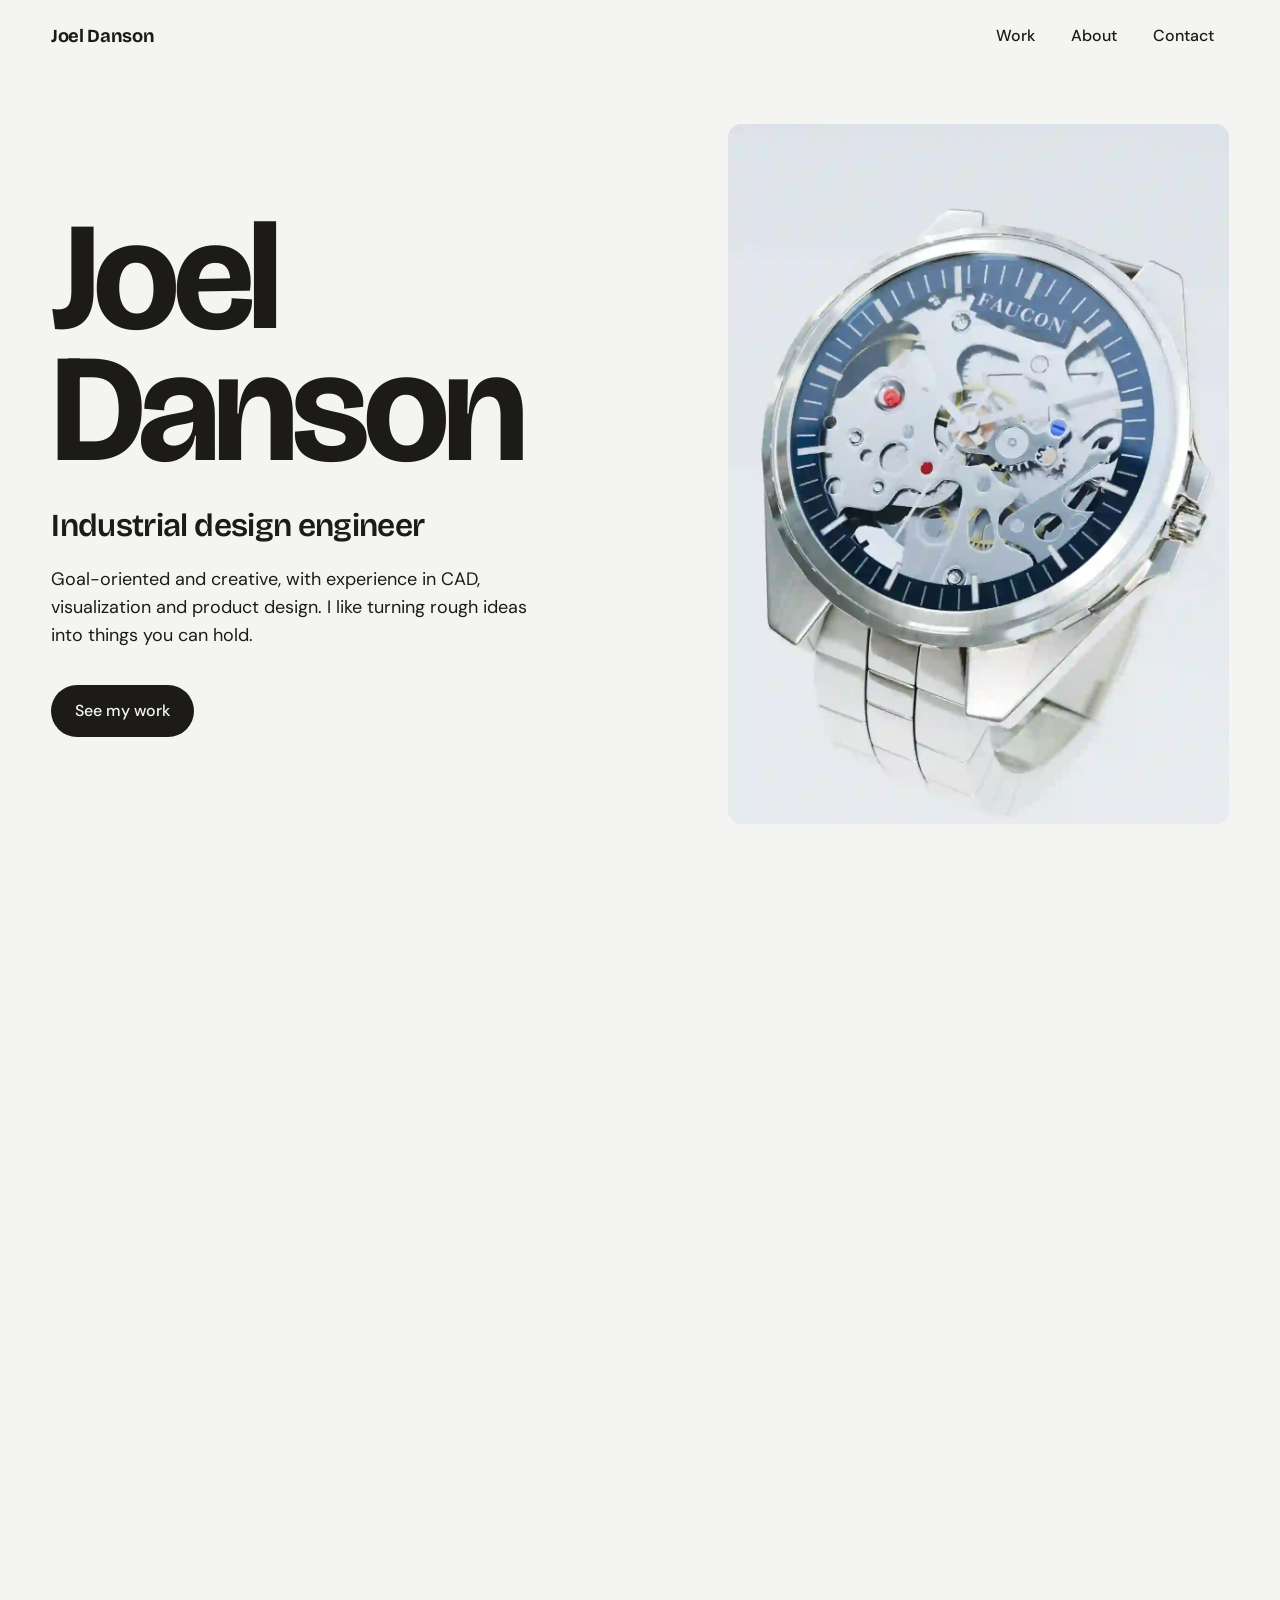
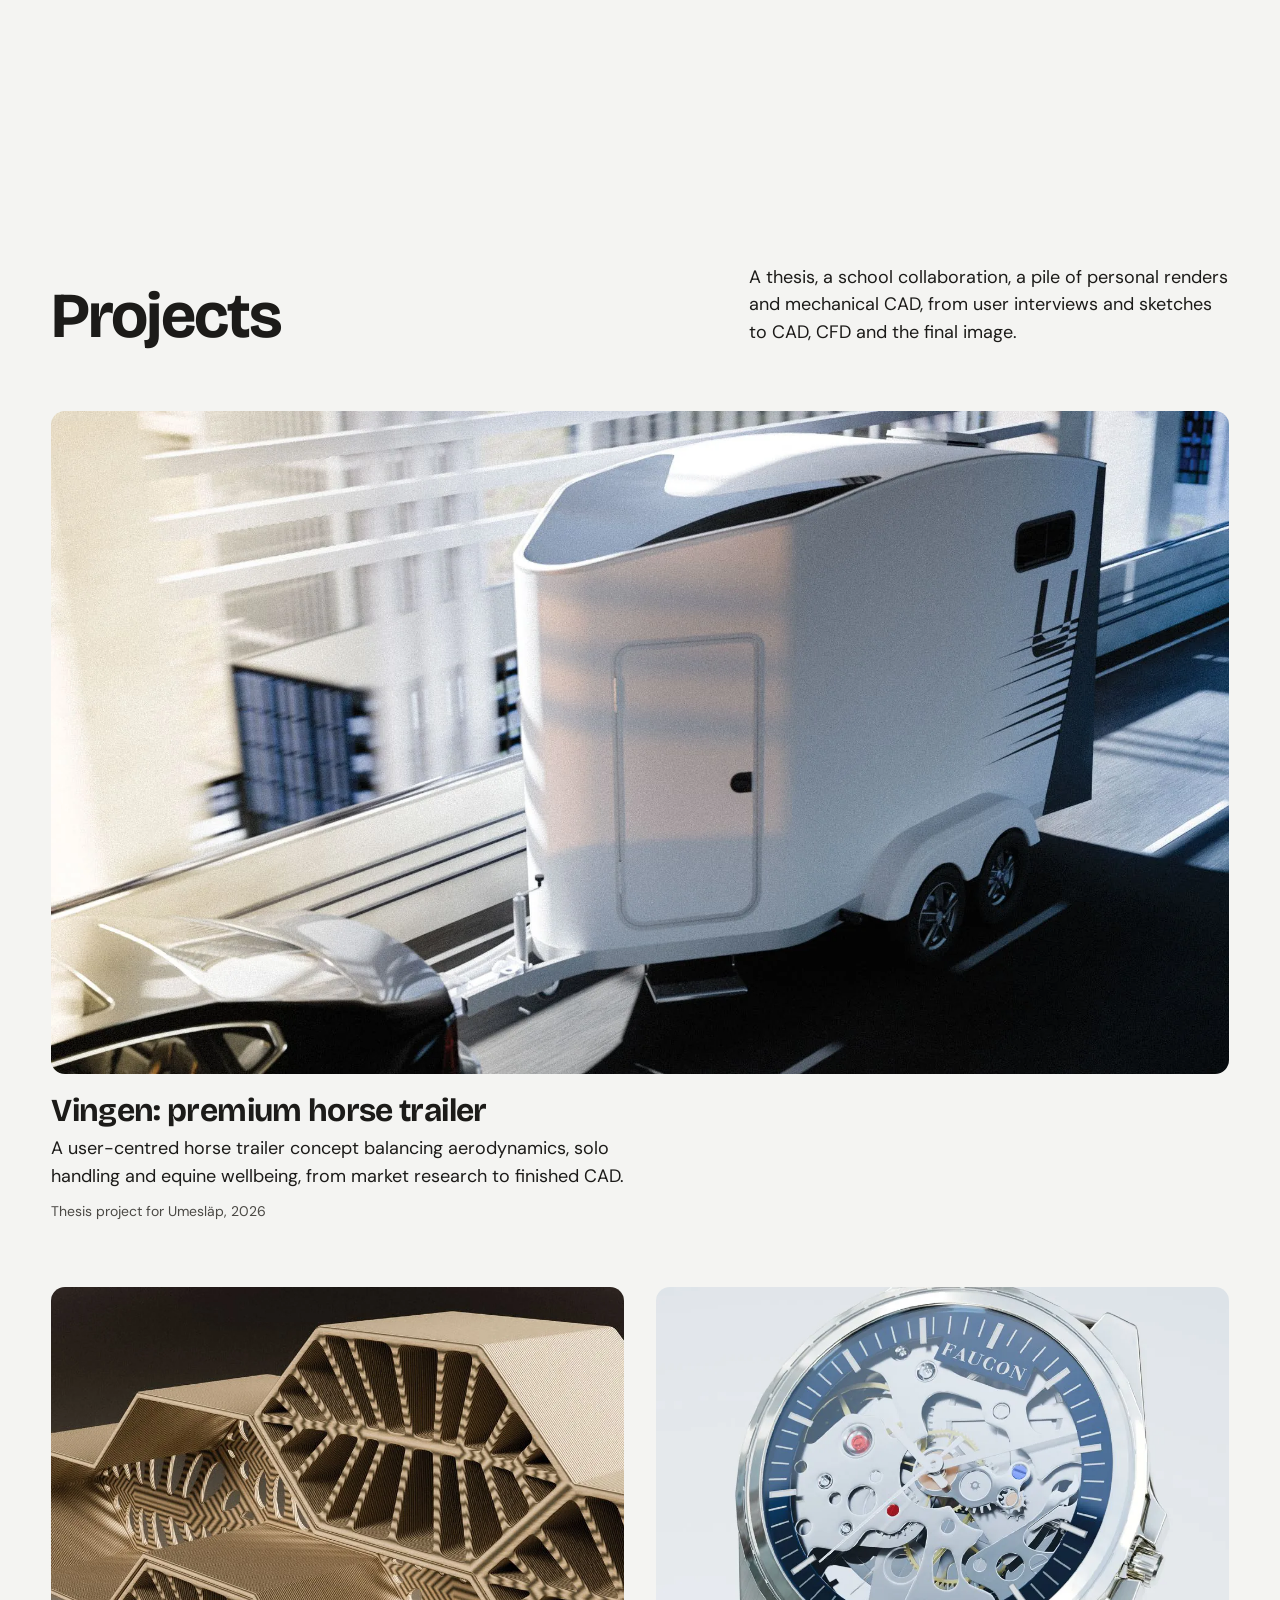
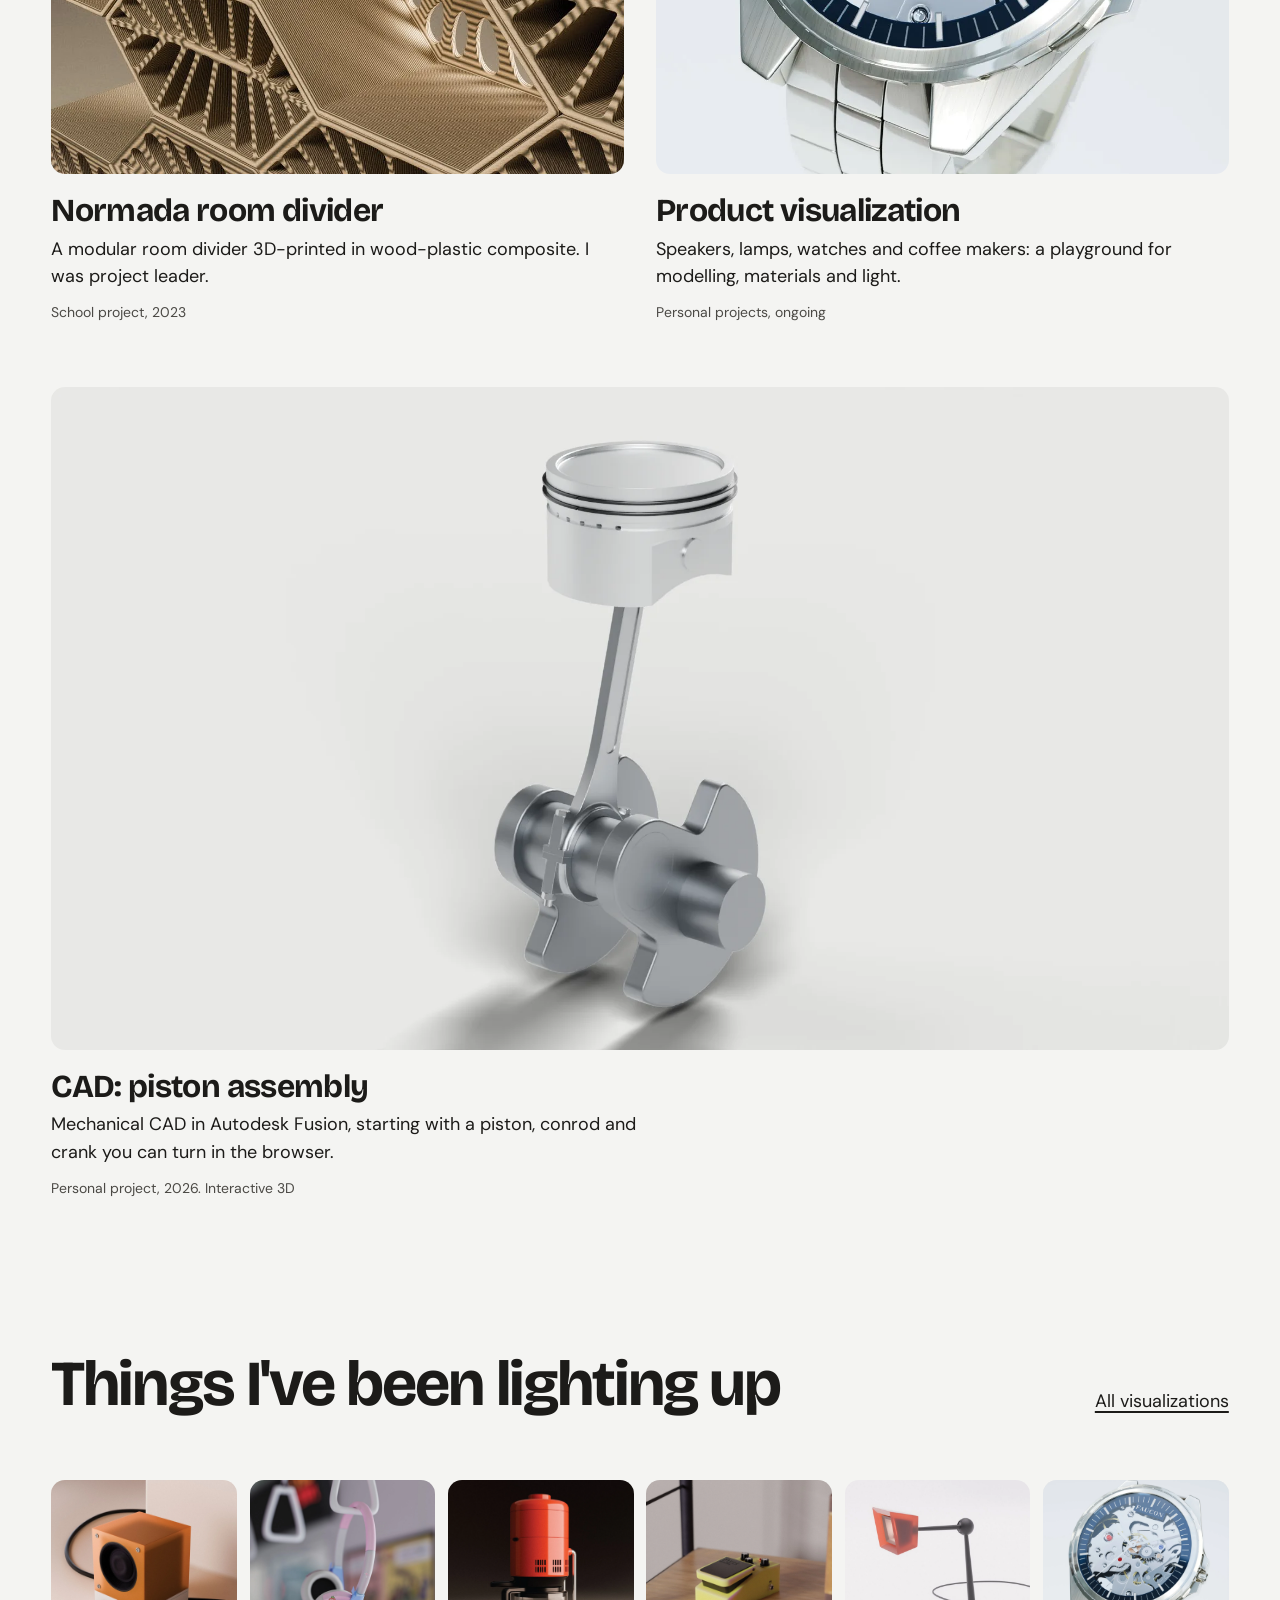
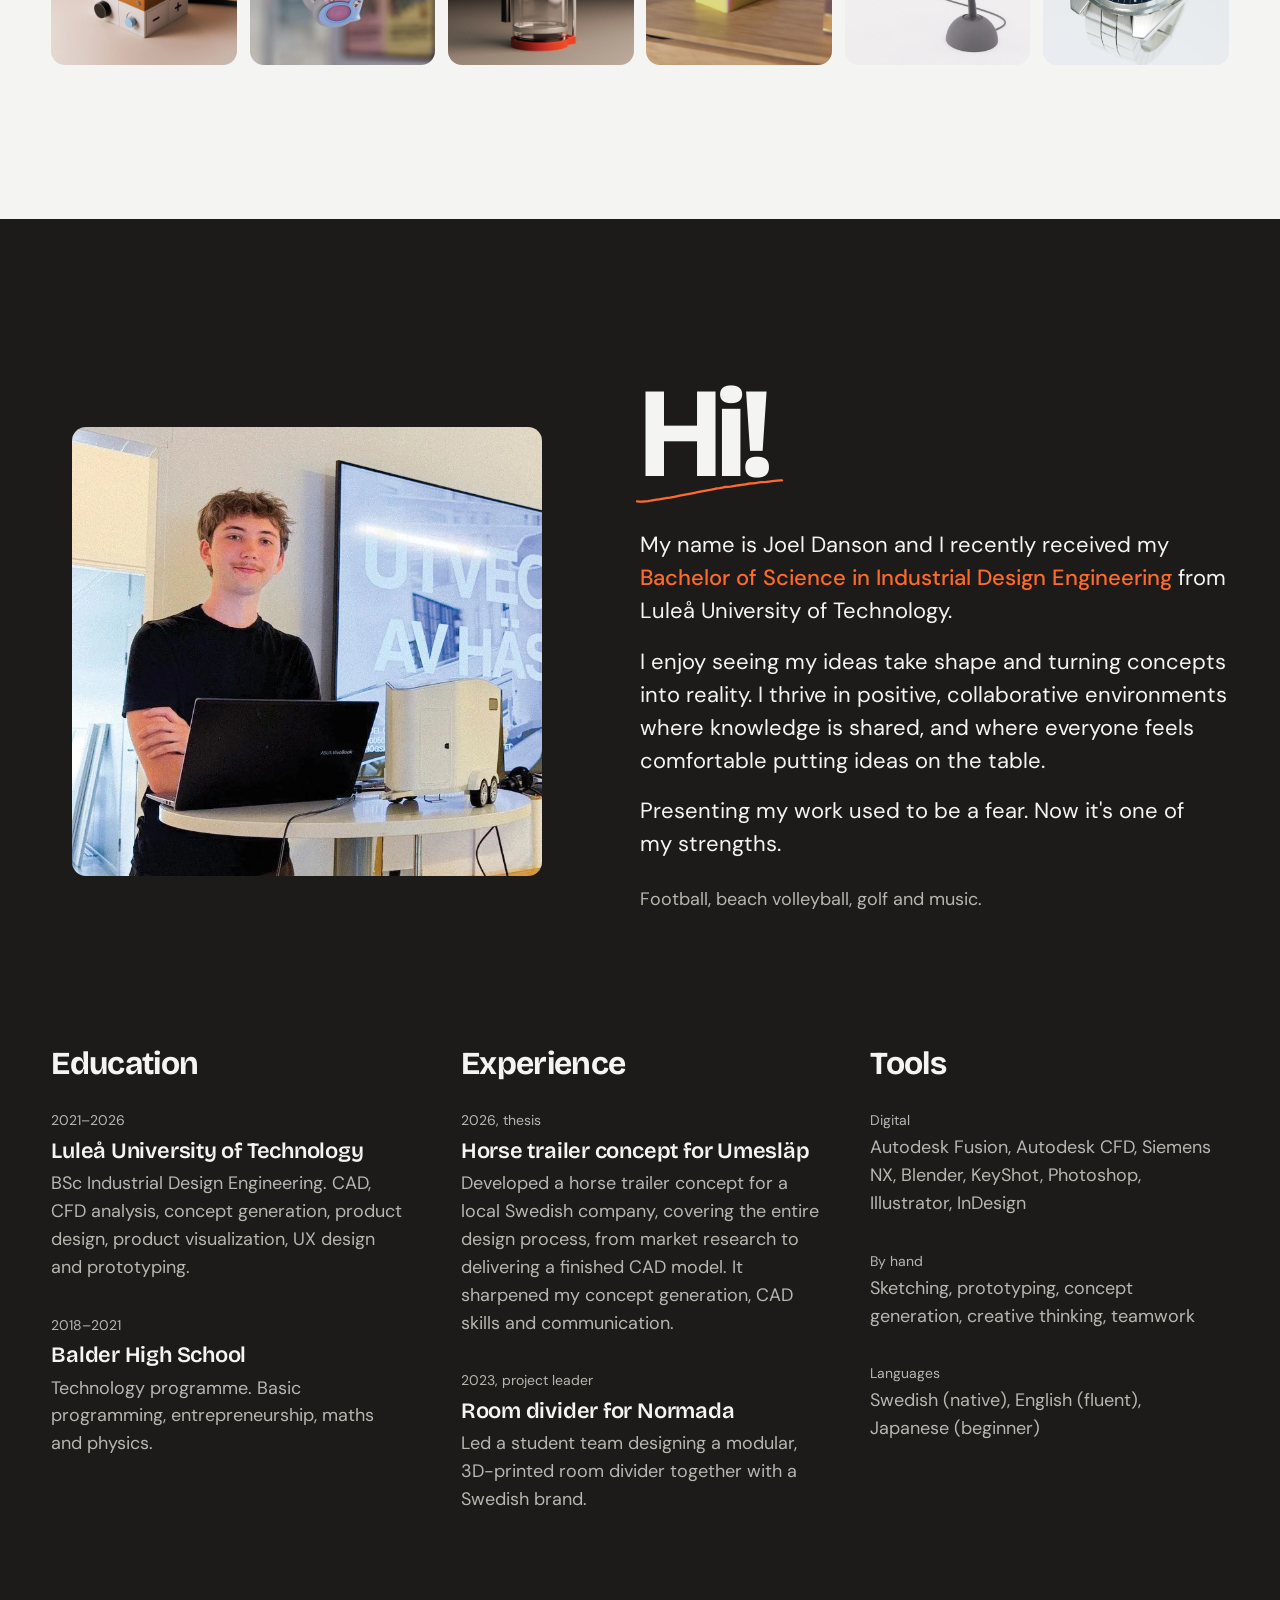
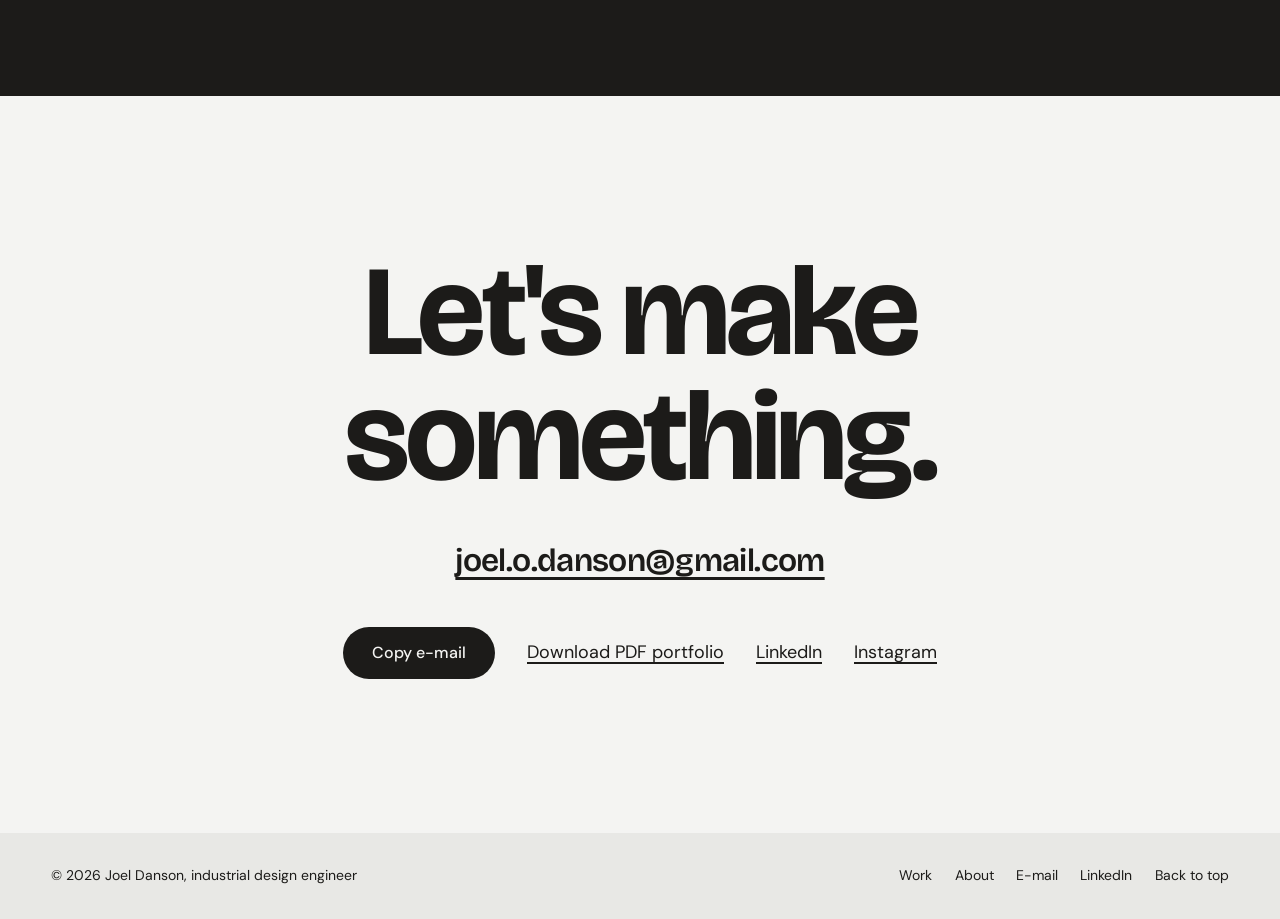
<file: index.html>
<!DOCTYPE html>
<html lang="en">
<head>
  <meta charset="utf-8">
  <meta name="viewport" content="width=device-width, initial-scale=1">
  <title>Joel Danson, Industrial Design Engineer</title>
  <meta name="description" content="Portfolio of Joel Danson, industrial design engineer (BSc, Luleå University of Technology). Product design, CAD, CFD and product visualization.">
  <meta name="theme-color" content="#f4f4f2">
  <meta property="og:title" content="Joel Danson, Industrial Design Engineer">
  <meta property="og:description" content="Goal-oriented and creative, with experience in CAD, visualization and product design.">
  <meta property="og:image" content="https://joeldanson.com/assets/img/og-vingen.jpg">
  <meta property="og:image:width" content="1200">
  <meta property="og:image:height" content="630">
  <meta property="og:image:alt" content="The Vingen horse trailer concept, rendered on a city road">
  <meta name="twitter:card" content="summary_large_image">
  <meta property="og:url" content="https://joeldanson.com/">
  <meta property="og:type" content="website">
  <link rel="icon" href="assets/favicon.svg" type="image/svg+xml">
  <link rel="preconnect" href="https://fonts.googleapis.com">
  <link rel="preconnect" href="https://fonts.gstatic.com" crossorigin>
  <link href="https://fonts.googleapis.com/css2?family=Bricolage+Grotesque:opsz,wght@12..96,500;12..96,600;12..96,700&family=DM+Sans:opsz,wght@9..40,400;9..40,500&display=swap" rel="stylesheet">
  <link rel="stylesheet" href="assets/css/styles.css">
  <link rel="preload" as="image" href="assets/img/faucon-poster.webp">
</head>
<body>
  <a class="skip-link" href="#main">Skip to content</a>

  <header class="nav">
    <div class="wrap nav__inner">
      <a class="logo" href="index.html">Joel Danson</a>
      <button class="nav__toggle" type="button" aria-expanded="false" aria-controls="nav-links">Menu</button>
      <ul class="nav__links" id="nav-links">
        <li><a href="#work">Work</a></li>
        <li><a href="#about">About</a></li>
        <li><a href="#contact">Contact</a></li>
      </ul>
    </div>
  </header>

  <main id="main">
    <section class="hero">
      <div class="hero__stage wrap">
        <div class="hero__text">
          <h1 class="hero__title">Joel<br>Danson</h1>
          <p class="hero__role">Industrial design engineer</p>
          <p class="hero__sub">Goal-oriented and creative, with experience in CAD, visualization and product design. I like turning rough ideas into things you can hold.</p>
          <a class="btn" href="#work">See my work</a>
        </div>
        <div class="hero__watch">
          <video muted playsinline preload="metadata" poster="assets/img/faucon-poster.webp" aria-label="Render of the Faucon skeleton watch, turning towards the viewer as the page scrolls">
            <source src="assets/img/faucon.mp4" type="video/mp4">
          </video>
        </div>
      </div>
    </section>

    <section class="section" id="work" aria-labelledby="work-title">
      <div class="wrap">
        <div class="section__head">
          <h2 id="work-title">Projects</h2>
          <p>A thesis, a school collaboration, a pile of personal renders and mechanical CAD, from user interviews and sketches to CAD, CFD and the final image.</p>
        </div>

        <div class="projects">
          <article class="project reveal">
            <a class="project__link" href="vingen.html">
              <div class="project__media">
                <img src="assets/img/vingen-cover.webp" width="1920" height="1080" loading="lazy" alt="Render of the Vingen horse trailer being towed on a city highway">
              </div>
              <div class="project__info">
                <h3 class="project__title">Vingen: premium horse trailer</h3>
                <p class="project__desc">A user-centred horse trailer concept balancing aerodynamics, solo handling and equine wellbeing, from market research to finished CAD.</p>
                <p class="project__meta">Thesis project for Umesläp, 2026</p>
              </div>
            </a>
          </article>

          <article class="project project--half reveal">
            <a class="project__link" href="normada.html">
              <div class="project__media">
                <img src="assets/img/normada-thumb.webp" width="1592" height="896" loading="lazy" alt="Close-up of the 3D-printed hexagonal room divider modules">
              </div>
              <div class="project__info">
                <h3 class="project__title">Normada room divider</h3>
                <p class="project__desc">A modular room divider 3D-printed in wood-plastic composite. I was project leader.</p>
                <p class="project__meta">School project, 2023</p>
              </div>
            </a>
          </article>

          <article class="project project--half reveal">
            <a class="project__link" href="visualization.html">
              <div class="project__media">
                <img src="assets/img/watch-thumb.webp" width="1046" height="1307" loading="lazy" alt="Render of a skeleton wristwatch with a blue dial">
              </div>
              <div class="project__info">
                <h3 class="project__title">Product visualization</h3>
                <p class="project__desc">Speakers, lamps, watches and coffee makers: a playground for modelling, materials and light.</p>
                <p class="project__meta">Personal projects, ongoing</p>
              </div>
            </a>
          </article>

          <article class="project reveal">
            <a class="project__link" href="cad.html">
              <div class="project__media">
                <img src="assets/img/cad-piston.webp" width="1920" height="1080" loading="lazy" alt="Render of a single-cylinder piston, connecting rod and counterweighted crank">
              </div>
              <div class="project__info">
                <h3 class="project__title">CAD: piston assembly</h3>
                <p class="project__desc">Mechanical CAD in Autodesk Fusion, starting with a piston, conrod and crank you can turn in the browser.</p>
                <p class="project__meta">Personal project, 2026. Interactive 3D</p>
              </div>
            </a>
          </article>
        </div>
      </div>
    </section>

    <section class="section section--tight" aria-labelledby="renders-title">
      <div class="wrap">
        <div class="section__head">
          <h2 id="renders-title">Things I've been lighting up</h2>
          <a class="text-link" href="visualization.html">All visualizations</a>
        </div>
        <div class="strip">
          <a class="reveal" href="visualization.html" aria-label="Desk speaker render"><img src="assets/img/speaker.webp" loading="lazy" width="1800" height="1800" alt=""></a>
          <a class="reveal" href="visualization.html" aria-label="Headphones render"><img src="assets/img/headphones.webp" loading="lazy" width="1920" height="1920" alt=""></a>
          <a class="reveal" href="visualization.html" aria-label="Coffee maker render"><img src="assets/img/coffee.webp" loading="lazy" width="1751" height="1760" alt=""></a>
          <a class="reveal" href="visualization.html" aria-label="Effects pedal render"><img src="assets/img/pedal.webp" loading="lazy" width="1920" height="1920" alt=""></a>
          <a class="reveal" href="visualization.html" aria-label="Desk lamp render"><img src="assets/img/lamp.webp" loading="lazy" width="1200" height="1200" alt=""></a>
          <a class="reveal" href="visualization.html" aria-label="Wristwatch render"><img class="top" src="assets/img/watch.webp" loading="lazy" width="2039" height="2200" alt=""></a>
        </div>
      </div>
    </section>

    <section class="section about" id="about" aria-labelledby="about-title">
      <div class="wrap">
        <div class="about__grid">
          <div class="about__photo reveal">
            <img src="assets/img/joel.webp" width="714" height="682" loading="lazy" alt="Joel Danson presenting his thesis project, with a scale prototype of the horse trailer on the table">
          </div>
          <div class="about__text">
            <h2 class="about__hi" id="about-title">Hi!<svg class="scribble" viewBox="0 0 316 52" aria-hidden="true" focusable="false"><path pathLength="1" d="M0.0 48.9 L6.0 49.2 L12.0 49.2 L18.0 48.7 L24.0 48.2 L30.0 47.3 L36.0 46.2 L42.0 45.2 L48.0 44.3 L54.0 43.3 L60.0 42.2 L66.0 41.3 L72.0 40.4 L78.0 39.3 L84.0 38.2 L90.0 37.0 L96.0 35.9 L102.0 34.7 L108.0 33.5 L114.0 32.3 L120.0 31.1 L126.0 30.0 L132.0 28.8 L138.0 27.7 L144.0 26.6 L150.0 25.4 L156.0 24.4 L162.0 23.3 L168.0 21.9 L174.0 20.4 L180.0 19.8 L186.0 18.7 L192.0 17.4 L198.0 17.1 L204.0 16.4 L210.0 15.3 L216.0 14.4 L222.0 13.6 L228.0 12.7 L234.0 12.0 L240.0 10.9 L246.0 9.8 L252.0 9.6 L258.0 8.8 L264.0 7.9 L270.0 7.0 L276.0 6.7 L282.0 6.3 L288.0 5.6 L294.0 4.8 L300.0 4.0 L306.0 3.4 L312.0 3.1 L316.0 3.0"/></svg></h2>
            <p>My name is Joel Danson and I recently received my <strong>Bachelor of Science in Industrial Design Engineering</strong> from Luleå University of Technology.</p>
            <p>I enjoy seeing my ideas take shape and turning concepts into reality. I thrive in positive, collaborative environments where knowledge is shared, and where everyone feels comfortable putting ideas on the table.</p>
            <p>Presenting my work used to be a fear. Now it's one of my strengths.</p>
            <p class="about__hobbies">Football, beach volleyball, golf and music.</p>
          </div>
        </div>

        <div class="spec">
          <div>
            <h3 class="spec__title">Education</h3>
            <div class="spec__item">
              <span class="when">2021–2026</span>
              <h4>Luleå University of Technology</h4>
              <p>BSc Industrial Design Engineering. CAD, CFD analysis, concept generation, product design, product visualization, UX design and prototyping.</p>
            </div>
            <div class="spec__item">
              <span class="when">2018–2021</span>
              <h4>Balder High School</h4>
              <p>Technology programme. Basic programming, entrepreneurship, maths and physics.</p>
            </div>
          </div>

          <div>
            <h3 class="spec__title">Experience</h3>
            <div class="spec__item">
              <span class="when">2026, thesis</span>
              <h4>Horse trailer concept for Umesläp</h4>
              <p>Developed a horse trailer concept for a local Swedish company, covering the entire design process, from market research to delivering a finished CAD model. It sharpened my concept generation, CAD skills and communication.</p>
            </div>
            <div class="spec__item">
              <span class="when">2023, project leader</span>
              <h4>Room divider for Normada</h4>
              <p>Led a student team designing a modular, 3D-printed room divider together with a Swedish brand.</p>
            </div>
          </div>

          <div>
            <h3 class="spec__title">Tools</h3>
            <div class="spec__item">
              <span class="when">Digital</span>
              <p>Autodesk Fusion, Autodesk CFD, Siemens NX, Blender, KeyShot, Photoshop, Illustrator, InDesign</p>
            </div>
            <div class="spec__item">
              <span class="when">By hand</span>
              <p>Sketching, prototyping, concept generation, creative thinking, teamwork</p>
            </div>
            <div class="spec__item">
              <span class="when">Languages</span>
              <p>Swedish (native), English (fluent), Japanese (beginner)</p>
            </div>
          </div>
        </div>
      </div>
    </section>

    <section class="section contact" id="contact" aria-labelledby="contact-title">
      <div class="wrap">
        <h2 id="contact-title">Let's make<br>something.</h2>
        <a class="contact__mail" href="mailto:joel.o.danson@gmail.com">joel.o.danson@gmail.com</a>
        <div class="contact__actions">
          <button class="btn btn--copy" type="button" data-copy="joel.o.danson@gmail.com" aria-live="polite">Copy e-mail</button>
          <a class="text-link" href="assets/Joel-Danson-Portfolio.pdf" download>Download PDF portfolio</a>
          <a class="text-link" href="https://www.linkedin.com/in/joel-danson-b27b8b195/" target="_blank" rel="noopener">LinkedIn</a>
          <a class="text-link" href="https://www.instagram.com/boo_0scar/" target="_blank" rel="noopener">Instagram</a>
        </div>
      </div>
    </section>
  </main>

  <footer class="footer">
    <div class="wrap footer__inner">
      <span>© <span data-year>2026</span> Joel Danson, industrial design engineer</span>
      <nav class="footer__links" aria-label="Footer">
        <a href="#work">Work</a>
        <a href="#about">About</a>
        <a href="mailto:joel.o.danson@gmail.com">E-mail</a>
        <a href="https://www.linkedin.com/in/joel-danson-b27b8b195/" target="_blank" rel="noopener">LinkedIn</a>
        <a href="#main">Back to top</a>
      </nav>
    </div>
  </footer>

  <script src="assets/js/main.js"></script>
</body>
</html>
</file>
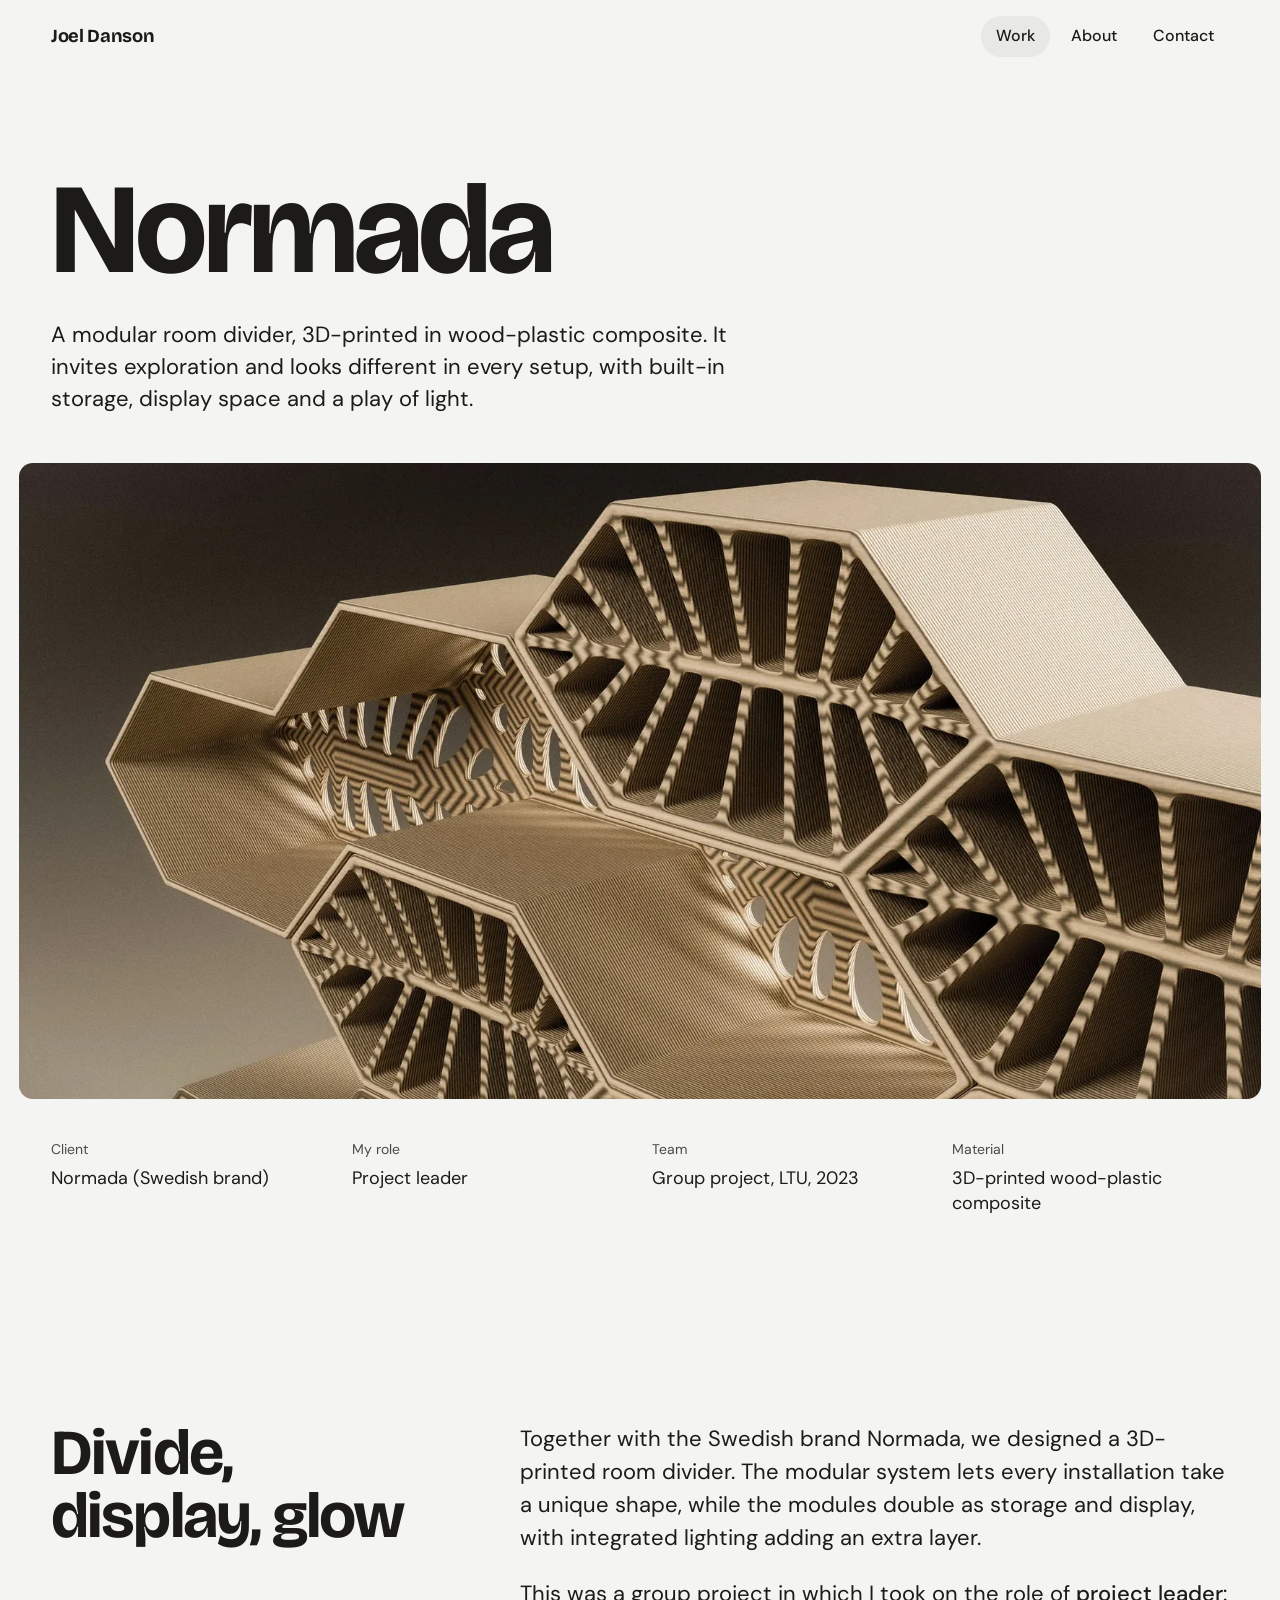
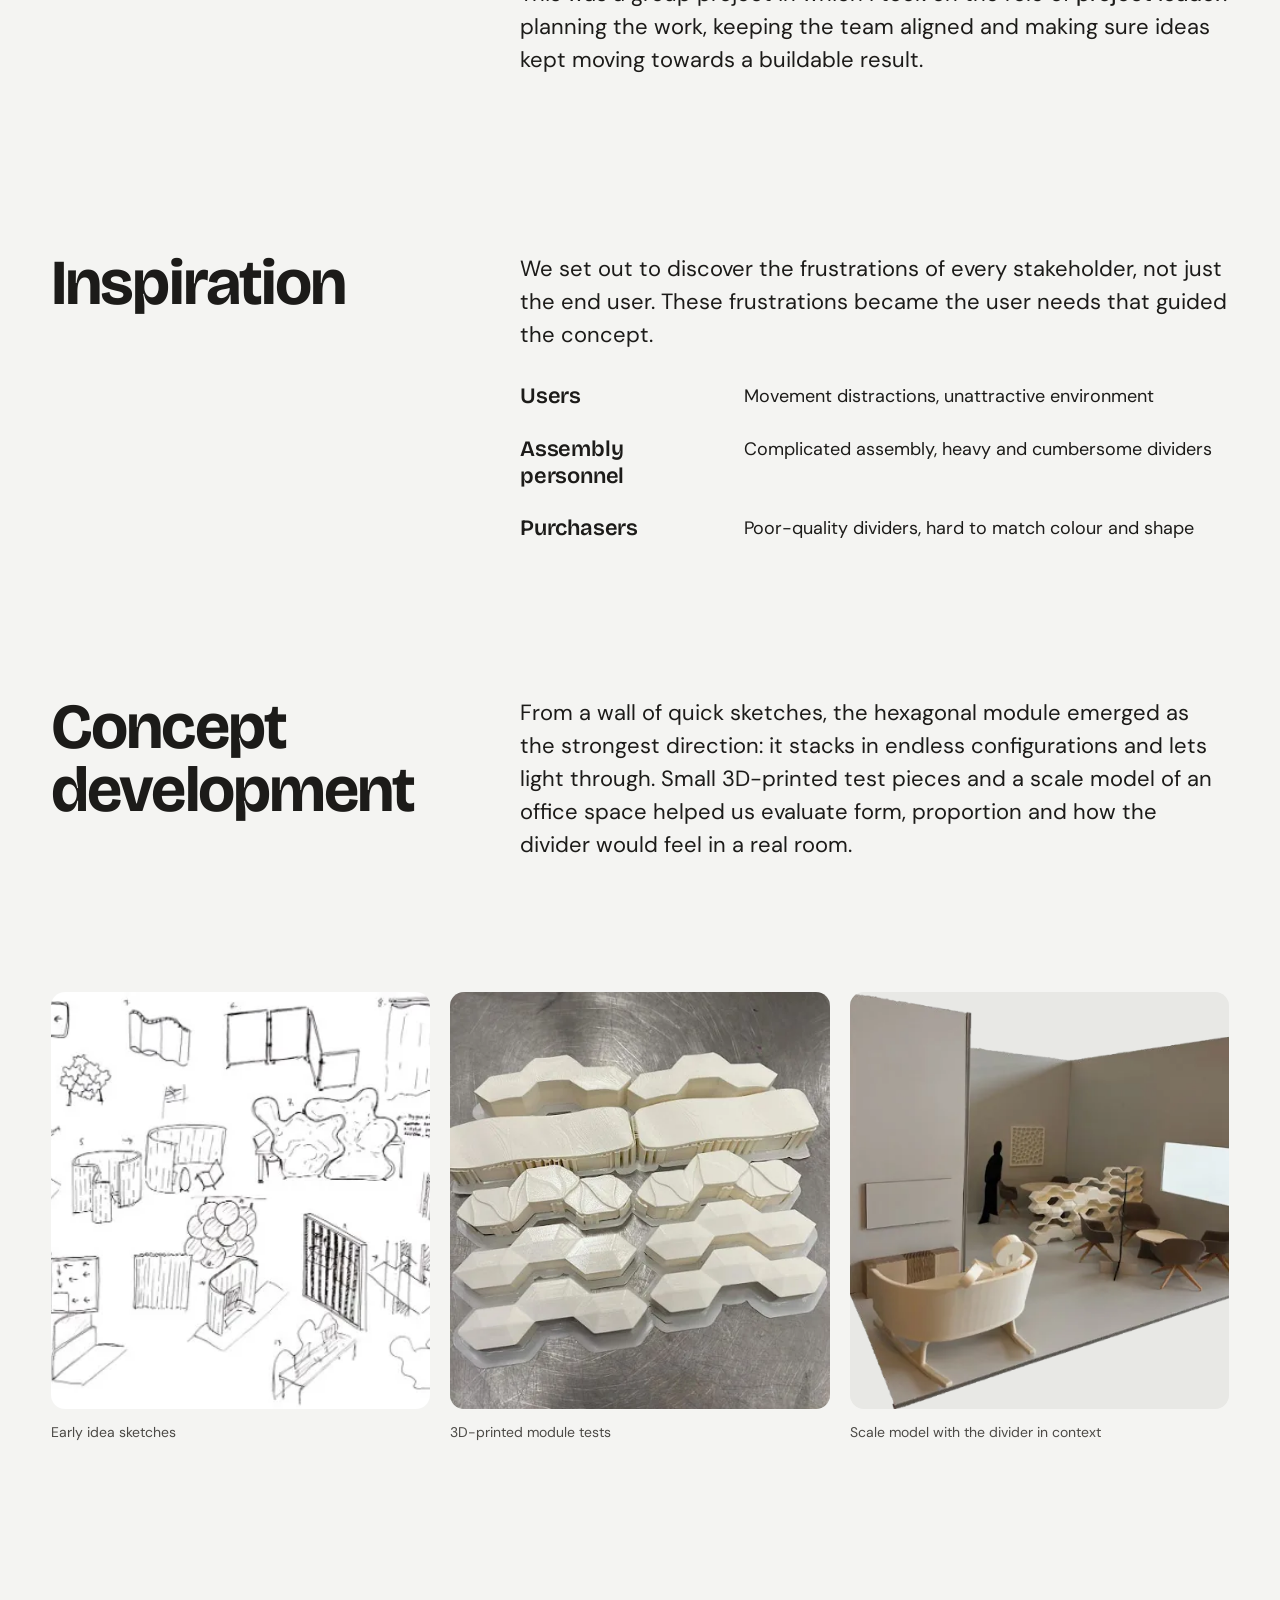
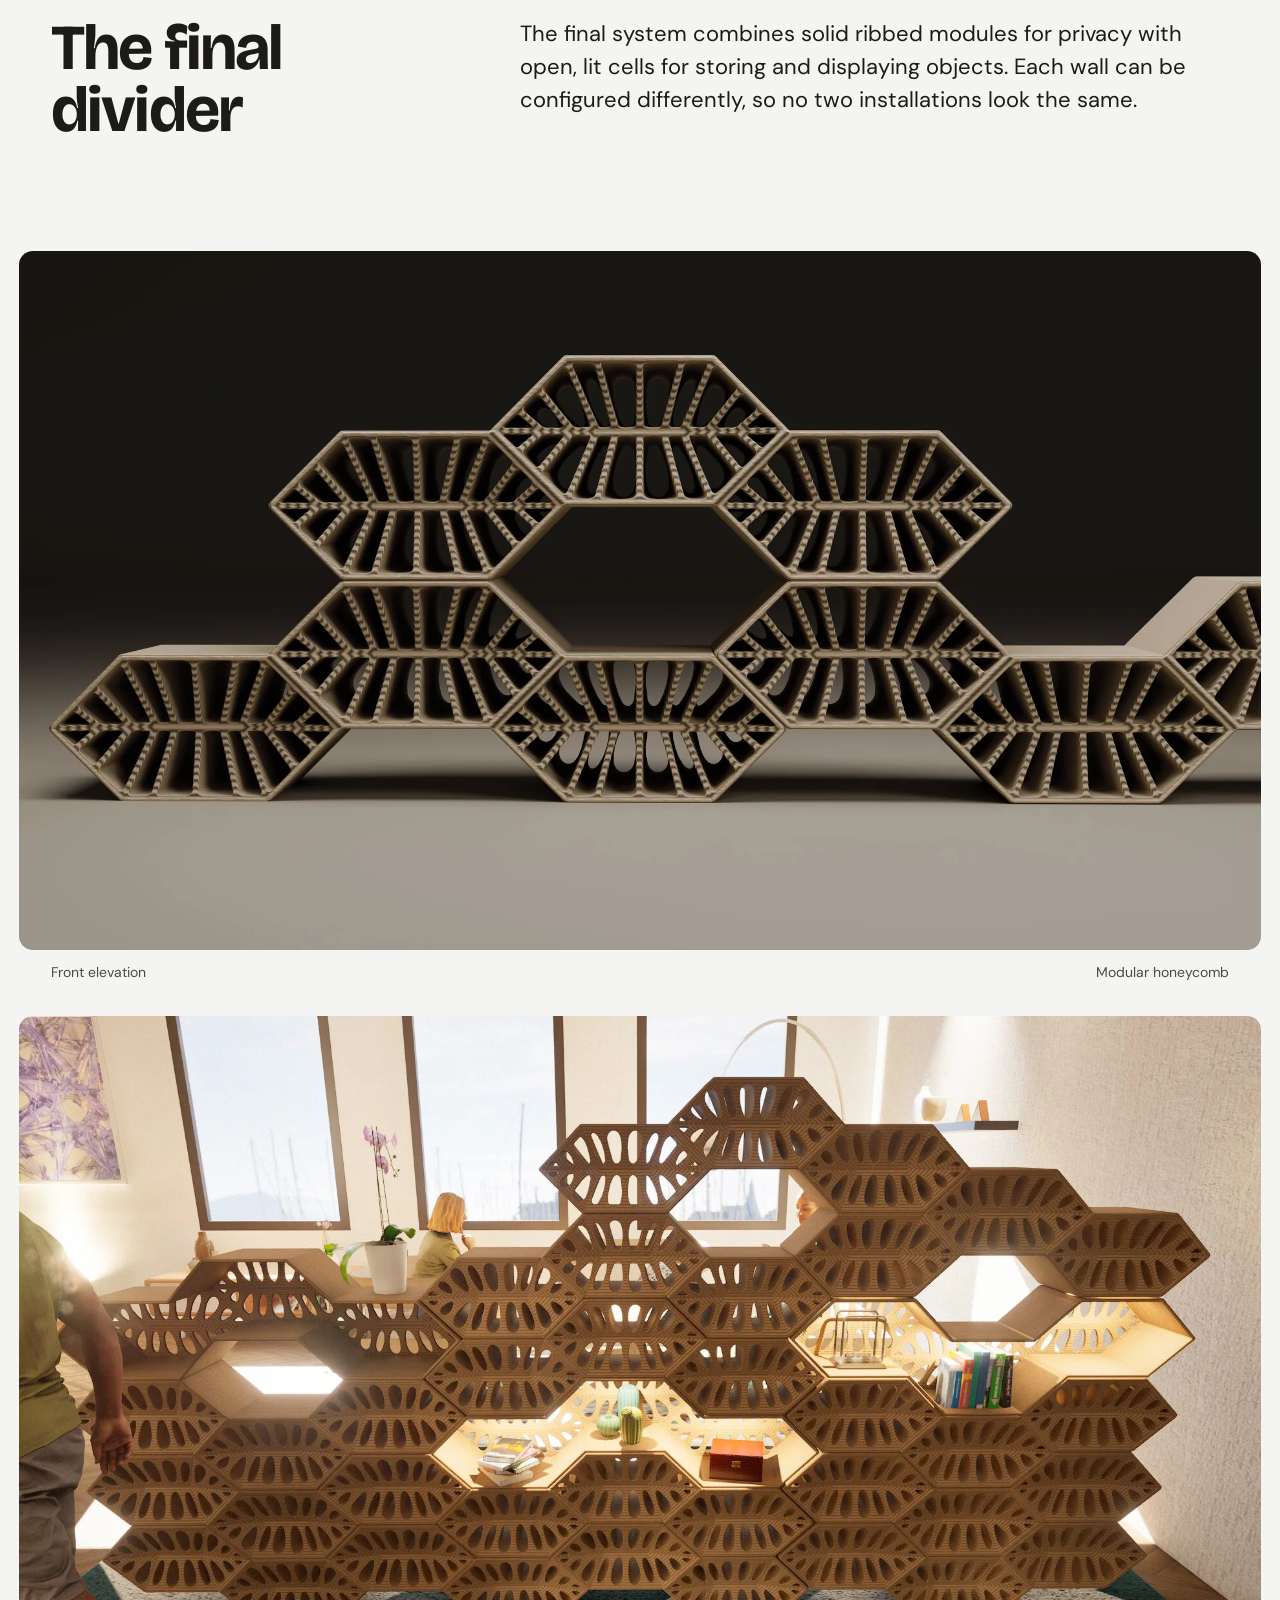
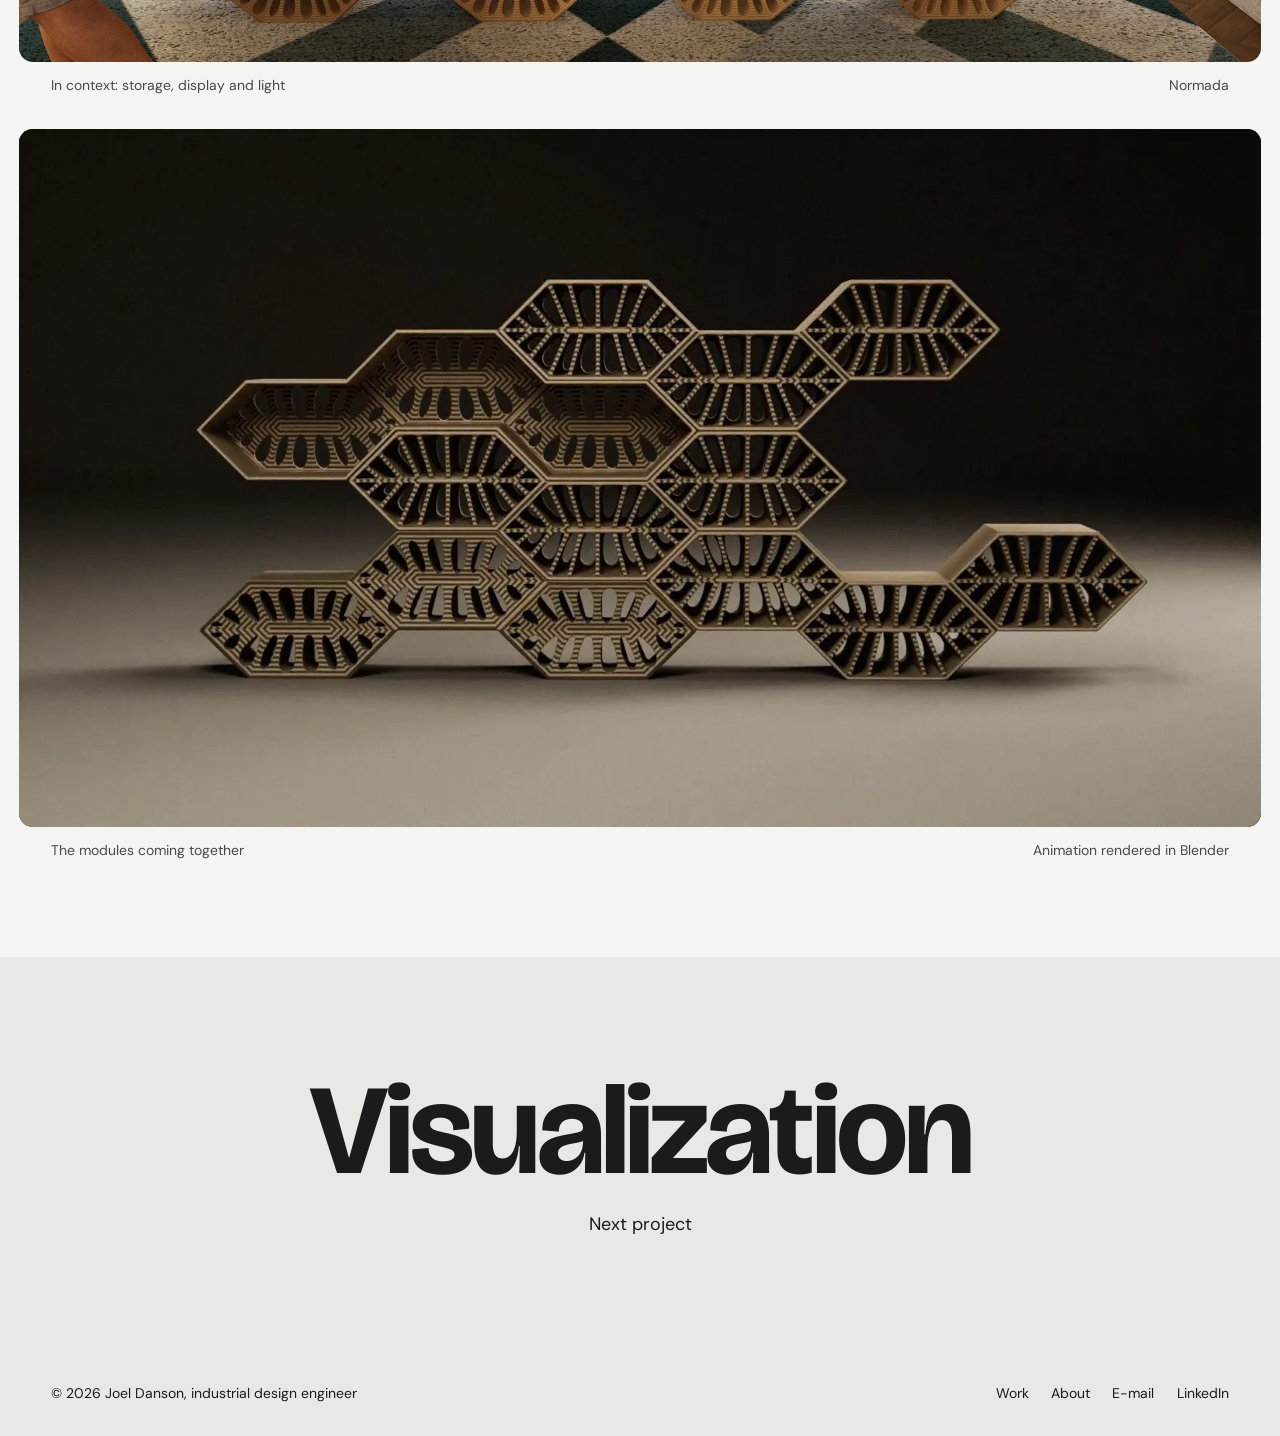
<file: normada.html>
<!DOCTYPE html>
<html lang="en">
<head>
  <meta charset="utf-8">
  <meta name="viewport" content="width=device-width, initial-scale=1">
  <title>Normada, 3D-printed room divider | Joel Danson</title>
  <meta name="description" content="School project with Swedish brand Normada: a modular room divider 3D-printed in wood-plastic composite, with storage, display and lighting.">
  <meta name="theme-color" content="#f4f4f2">
  <meta property="og:title" content="Normada, 3D-printed room divider | Joel Danson">
  <meta property="og:description" content="A modular room divider 3D-printed in wood-plastic composite.">
  <meta property="og:image" content="https://joeldanson.com/assets/img/og-normada.jpg">
  <meta property="og:image:width" content="1200">
  <meta property="og:image:height" content="630">
  <meta property="og:image:alt" content="Close-up of the 3D-printed hexagonal Normada room divider">
  <meta name="twitter:card" content="summary_large_image">
  <meta property="og:url" content="https://joeldanson.com/normada.html">
  <meta property="og:type" content="article">
  <link rel="icon" href="assets/favicon.svg" type="image/svg+xml">
  <link rel="preconnect" href="https://fonts.googleapis.com">
  <link rel="preconnect" href="https://fonts.gstatic.com" crossorigin>
  <link href="https://fonts.googleapis.com/css2?family=Bricolage+Grotesque:opsz,wght@12..96,500;12..96,600;12..96,700&family=DM+Sans:opsz,wght@9..40,400;9..40,500&display=swap" rel="stylesheet">
  <link rel="stylesheet" href="assets/css/styles.css">
</head>
<body>
  <a class="skip-link" href="#main">Skip to content</a>

  <header class="nav">
    <div class="wrap nav__inner">
      <a class="logo" href="index.html">Joel Danson</a>
      <button class="nav__toggle" type="button" aria-expanded="false" aria-controls="nav-links">Menu</button>
      <ul class="nav__links" id="nav-links">
        <li><a href="index.html#work" aria-current="page">Work</a></li>
        <li><a href="index.html#about">About</a></li>
        <li><a href="index.html#contact">Contact</a></li>
      </ul>
    </div>
  </header>

  <main id="main">
    <section class="case-hero">
      <div class="wrap">
        <h1>Normada</h1>
        <p class="lede">A modular room divider, 3D-printed in wood-plastic composite. It invites exploration and looks different in every setup, with built-in storage, display space and a play of light.</p>
      </div>
    </section>

    <div class="case-cover reveal">
      <div class="case-cover__img">
        <img data-parallax src="assets/img/normada-hero.webp" width="1800" height="1013" alt="Close-up render of the hexagonal 3D-printed room divider modules with ribbed inner structure">
      </div>
    </div>

    <div class="wrap">
      <dl class="facts">
        <div><dt>Client</dt><dd>Normada (Swedish brand)</dd></div>
        <div><dt>My role</dt><dd>Project leader</dd></div>
        <div><dt>Team</dt><dd>Group project, LTU, 2023</dd></div>
        <div><dt>Material</dt><dd>3D-printed wood-plastic composite</dd></div>
      </dl>

      <section class="chapter" aria-labelledby="brief">
        <div class="chapter__label"><h2 id="brief">Divide, display, glow</h2></div>
        <div class="chapter__body">
          <p>Together with the Swedish brand Normada, we designed a 3D-printed room divider. The modular system lets every installation take a unique shape, while the modules double as storage and display, with integrated lighting adding an extra layer.</p>
          <p>This was a group project in which I took on the role of <strong>project leader</strong>: planning the work, keeping the team aligned and making sure ideas kept moving towards a buildable result.</p>
        </div>
      </section>

      <section class="chapter" aria-labelledby="inspiration">
        <div class="chapter__label"><h2 id="inspiration">Inspiration</h2></div>
        <div class="chapter__body">
          <p>We set out to discover the frustrations of every stakeholder, not just the end user. These frustrations became the user needs that guided the concept.</p>
          <dl class="stakes">
            <div><dt>Users</dt><dd>Movement distractions, unattractive environment</dd></div>
            <div><dt>Assembly personnel</dt><dd>Complicated assembly, heavy and cumbersome dividers</dd></div>
            <div><dt>Purchasers</dt><dd>Poor-quality dividers, hard to match colour and shape</dd></div>
          </dl>
        </div>
      </section>

      <section class="chapter" aria-labelledby="concept">
        <div class="chapter__label"><h2 id="concept">Concept development</h2></div>
        <div class="chapter__body">
          <p>From a wall of quick sketches, the hexagonal module emerged as the strongest direction: it stacks in endless configurations and lets light through. Small 3D-printed test pieces and a scale model of an office space helped us evaluate form, proportion and how the divider would feel in a real room.</p>
        </div>
      </section>

      <div class="sketches sketches--three">
        <figure class="reveal">
          <img src="assets/img/normada-sketches.webp" width="496" height="362" loading="lazy" alt="Sheet of early idea sketches for room dividers">
          <figcaption class="caption">Early idea sketches</figcaption>
        </figure>
        <figure class="reveal">
          <img src="assets/img/normada-prints.webp" width="458" height="512" loading="lazy" alt="White 3D-printed test modules laid out on a metal print bed">
          <figcaption class="caption">3D-printed module tests</figcaption>
        </figure>
        <figure class="reveal">
          <img src="assets/img/normada-model.webp" width="512" height="511" loading="lazy" alt="Scale model of an office interior with the divider placed among chairs and tables">
          <figcaption class="caption">Scale model with the divider in context</figcaption>
        </figure>
      </div>

      <section class="chapter" aria-labelledby="result">
        <div class="chapter__label"><h2 id="result">The final divider</h2></div>
        <div class="chapter__body">
          <p>The final system combines solid ribbed modules for privacy with open, lit cells for storing and displaying objects. Each wall can be configured differently, so no two installations look the same.</p>
        </div>
      </section>
    </div>

    <figure class="full reveal">
      <img src="assets/img/normada-front.webp" width="2200" height="1238" loading="lazy" alt="Front view render of the divider modules stacked in a honeycomb pattern">
      <figcaption class="caption caption--split"><span>Front elevation</span><span>Modular honeycomb</span></figcaption>
    </figure>

    <figure class="full reveal">
      <img src="assets/img/normada-interior.webp" width="1920" height="999" loading="lazy" alt="The wood-coloured room divider in a sunlit office, with lit open cells holding books, plants and a box, and people working behind it">
      <figcaption class="caption caption--split"><span>In context: storage, display and light</span><span>Normada</span></figcaption>
    </figure>

    <figure class="full full--video reveal">
      <video autoplay muted loop playsinline preload="metadata" poster="assets/img/normada-anim-poster.webp" width="1600" height="900" aria-label="Animation: hexagonal modules appear one by one and stack up into the complete room divider">
        <source src="assets/img/normada-anim.mp4" type="video/mp4">
      </video>
      <figcaption class="caption caption--split"><span>The modules coming together</span><span>Animation rendered in Blender</span></figcaption>
    </figure>

    <a class="next" href="visualization.html">
      <h2>Visualization</h2>
      <p>Next project</p>
    </a>
  </main>

  <footer class="footer">
    <div class="wrap footer__inner">
      <span>© <span data-year>2026</span> Joel Danson, industrial design engineer</span>
      <nav class="footer__links" aria-label="Footer">
        <a href="index.html#work">Work</a>
        <a href="index.html#about">About</a>
        <a href="mailto:joel.o.danson@gmail.com">E-mail</a>
        <a href="https://www.linkedin.com/in/joel-danson-b27b8b195/" target="_blank" rel="noopener">LinkedIn</a>
      </nav>
    </div>
  </footer>

  <script src="assets/js/main.js"></script>
</body>
</html>
</file>
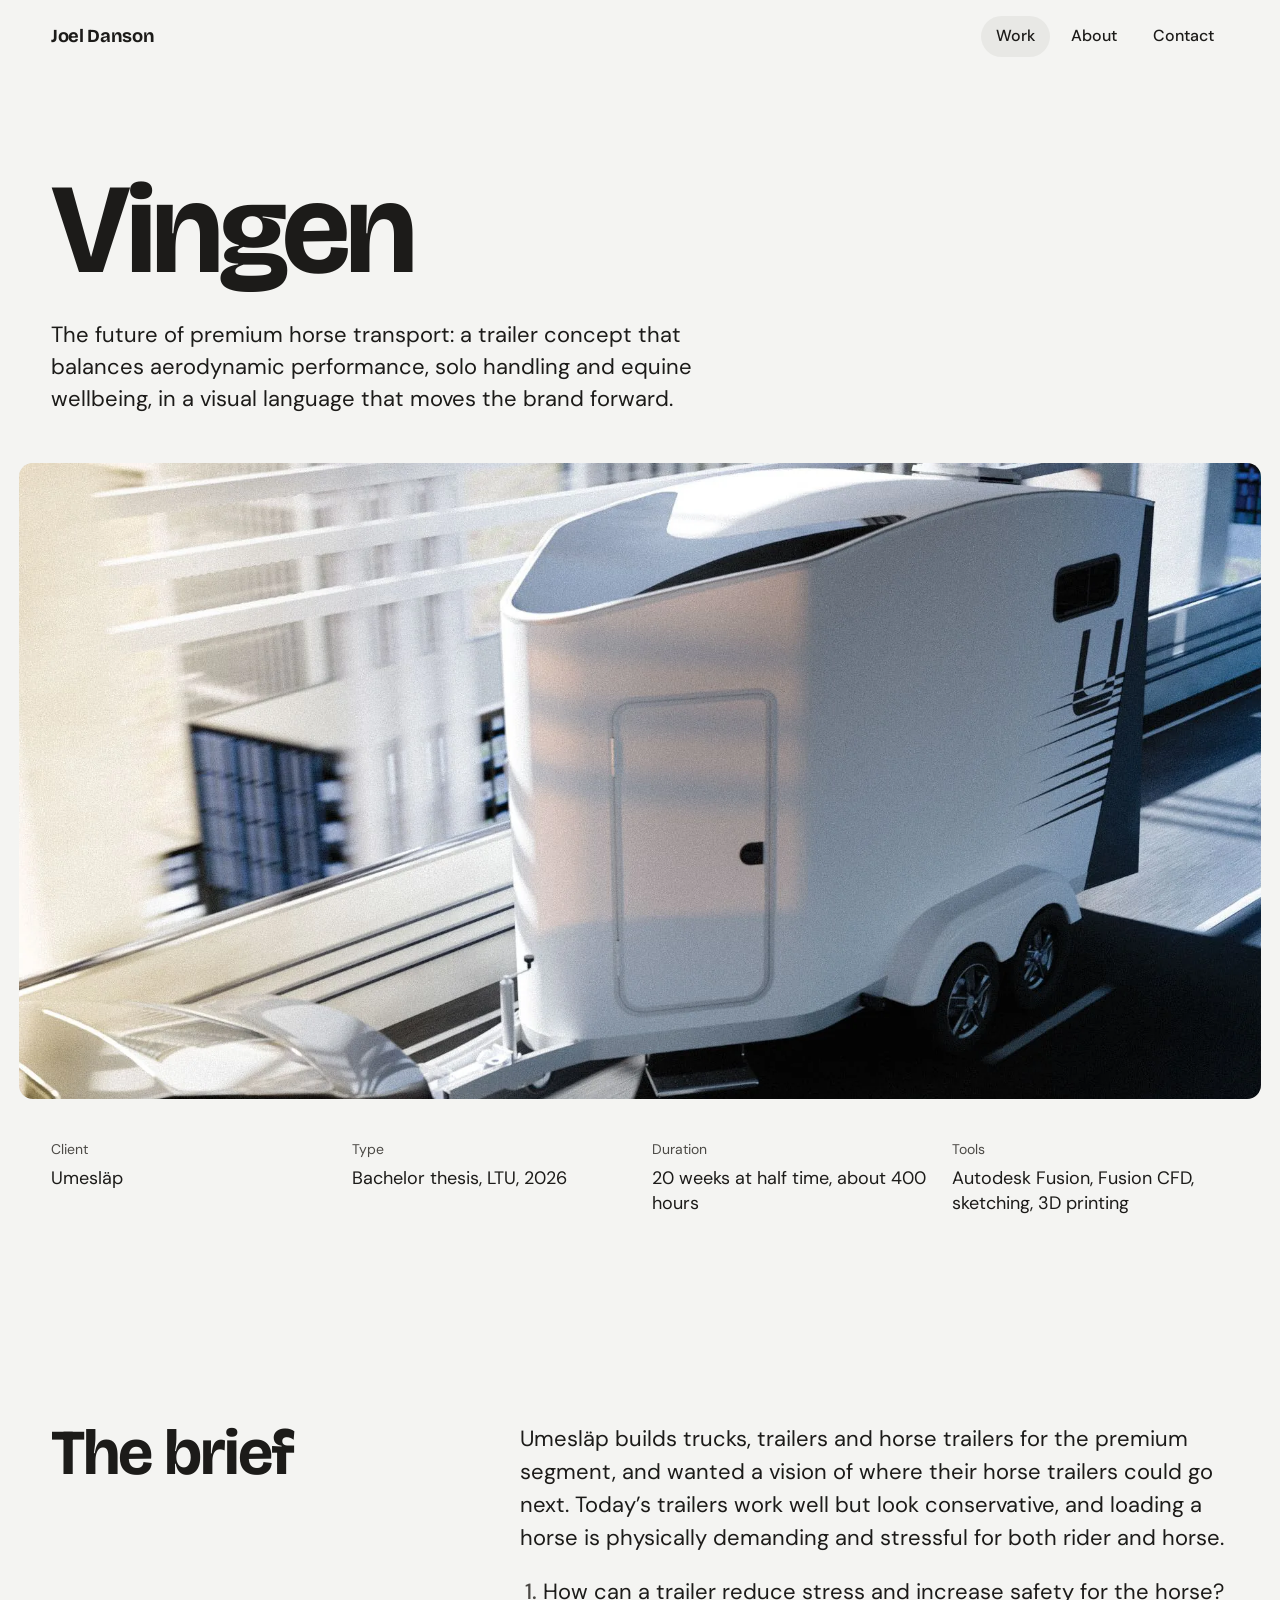
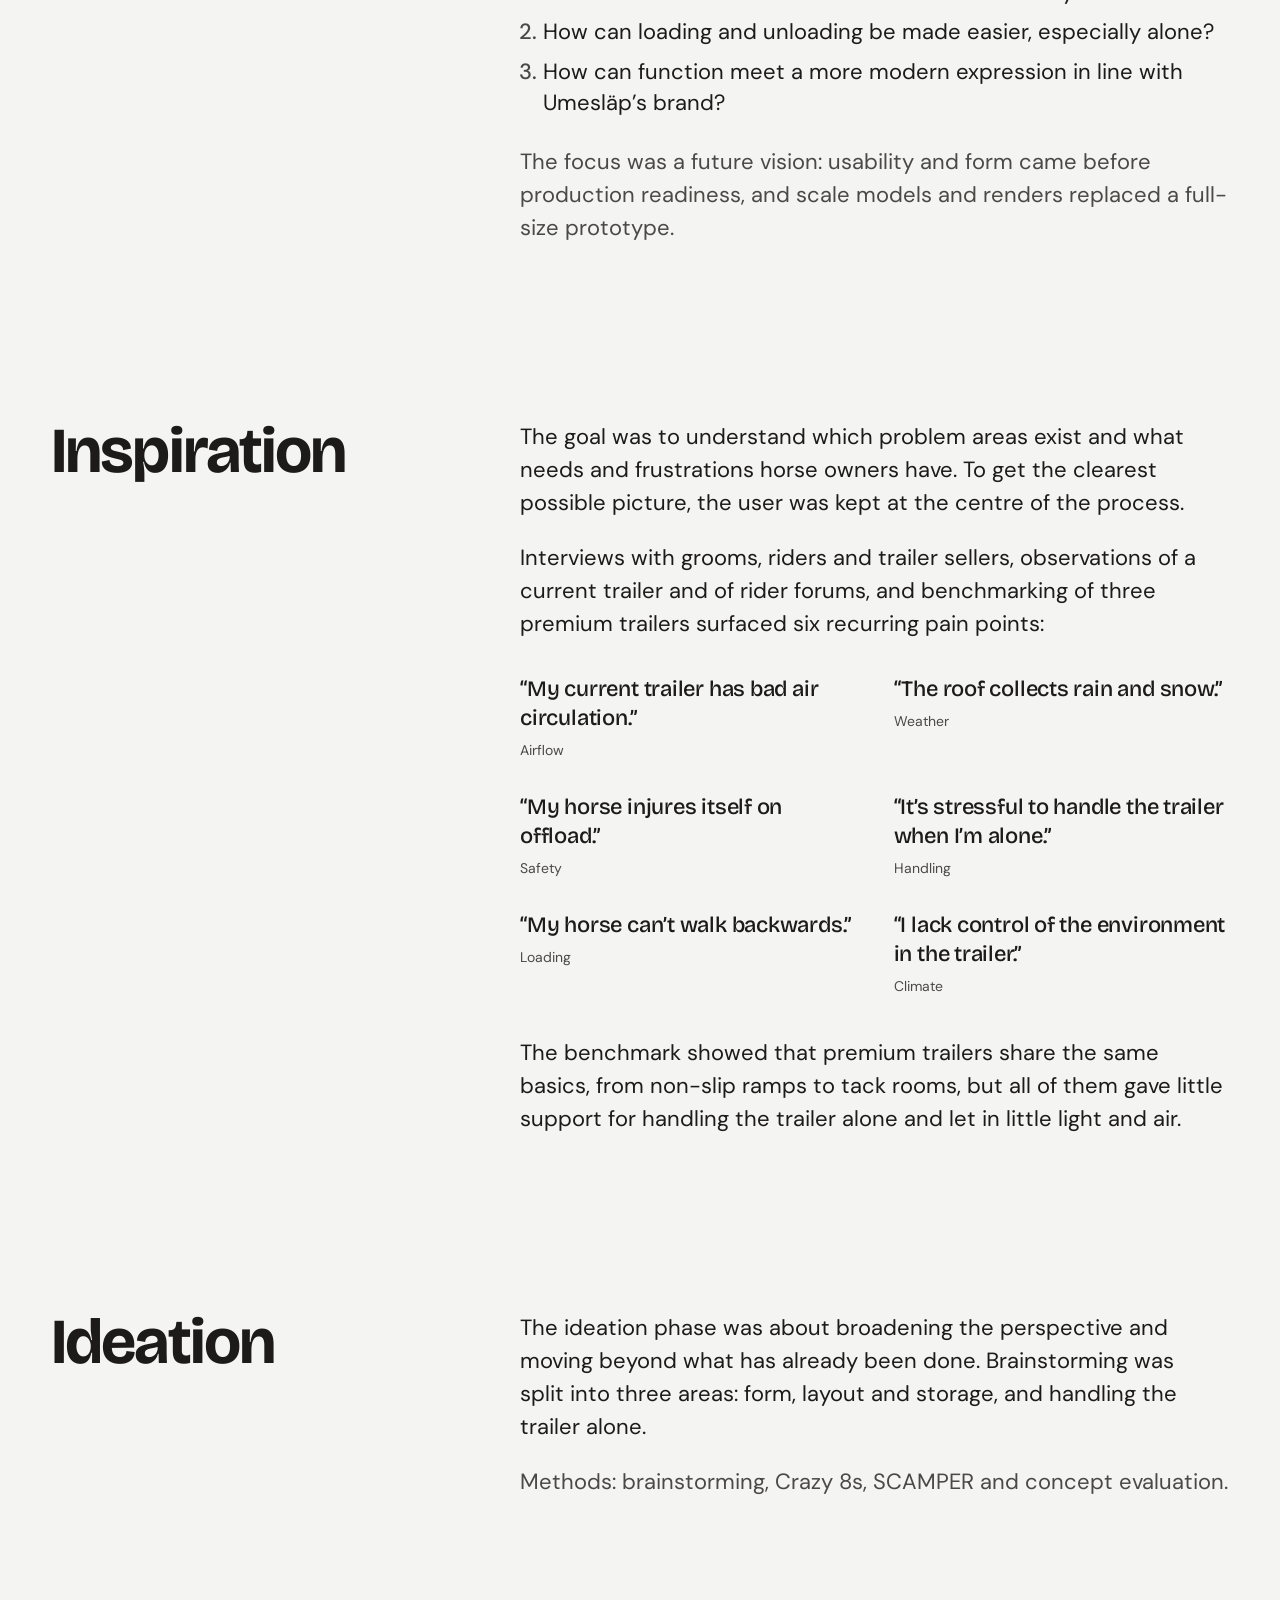
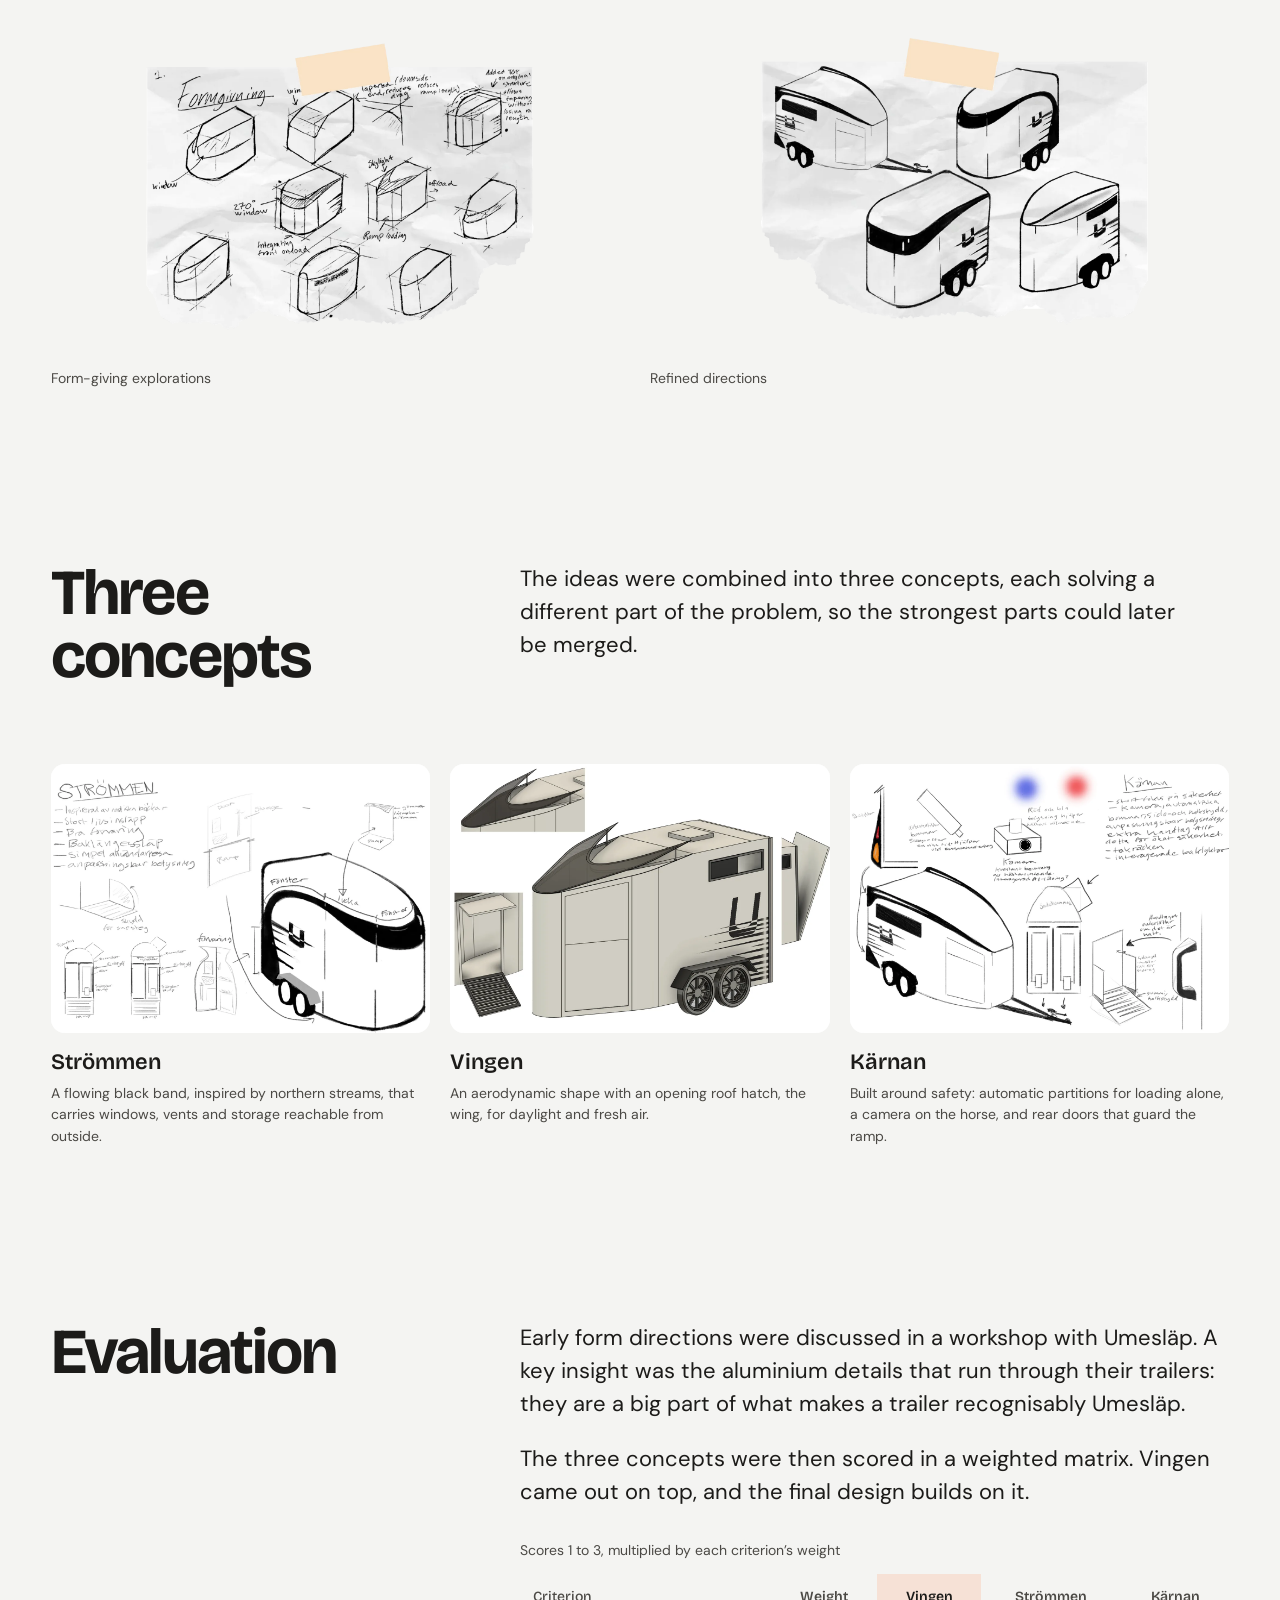
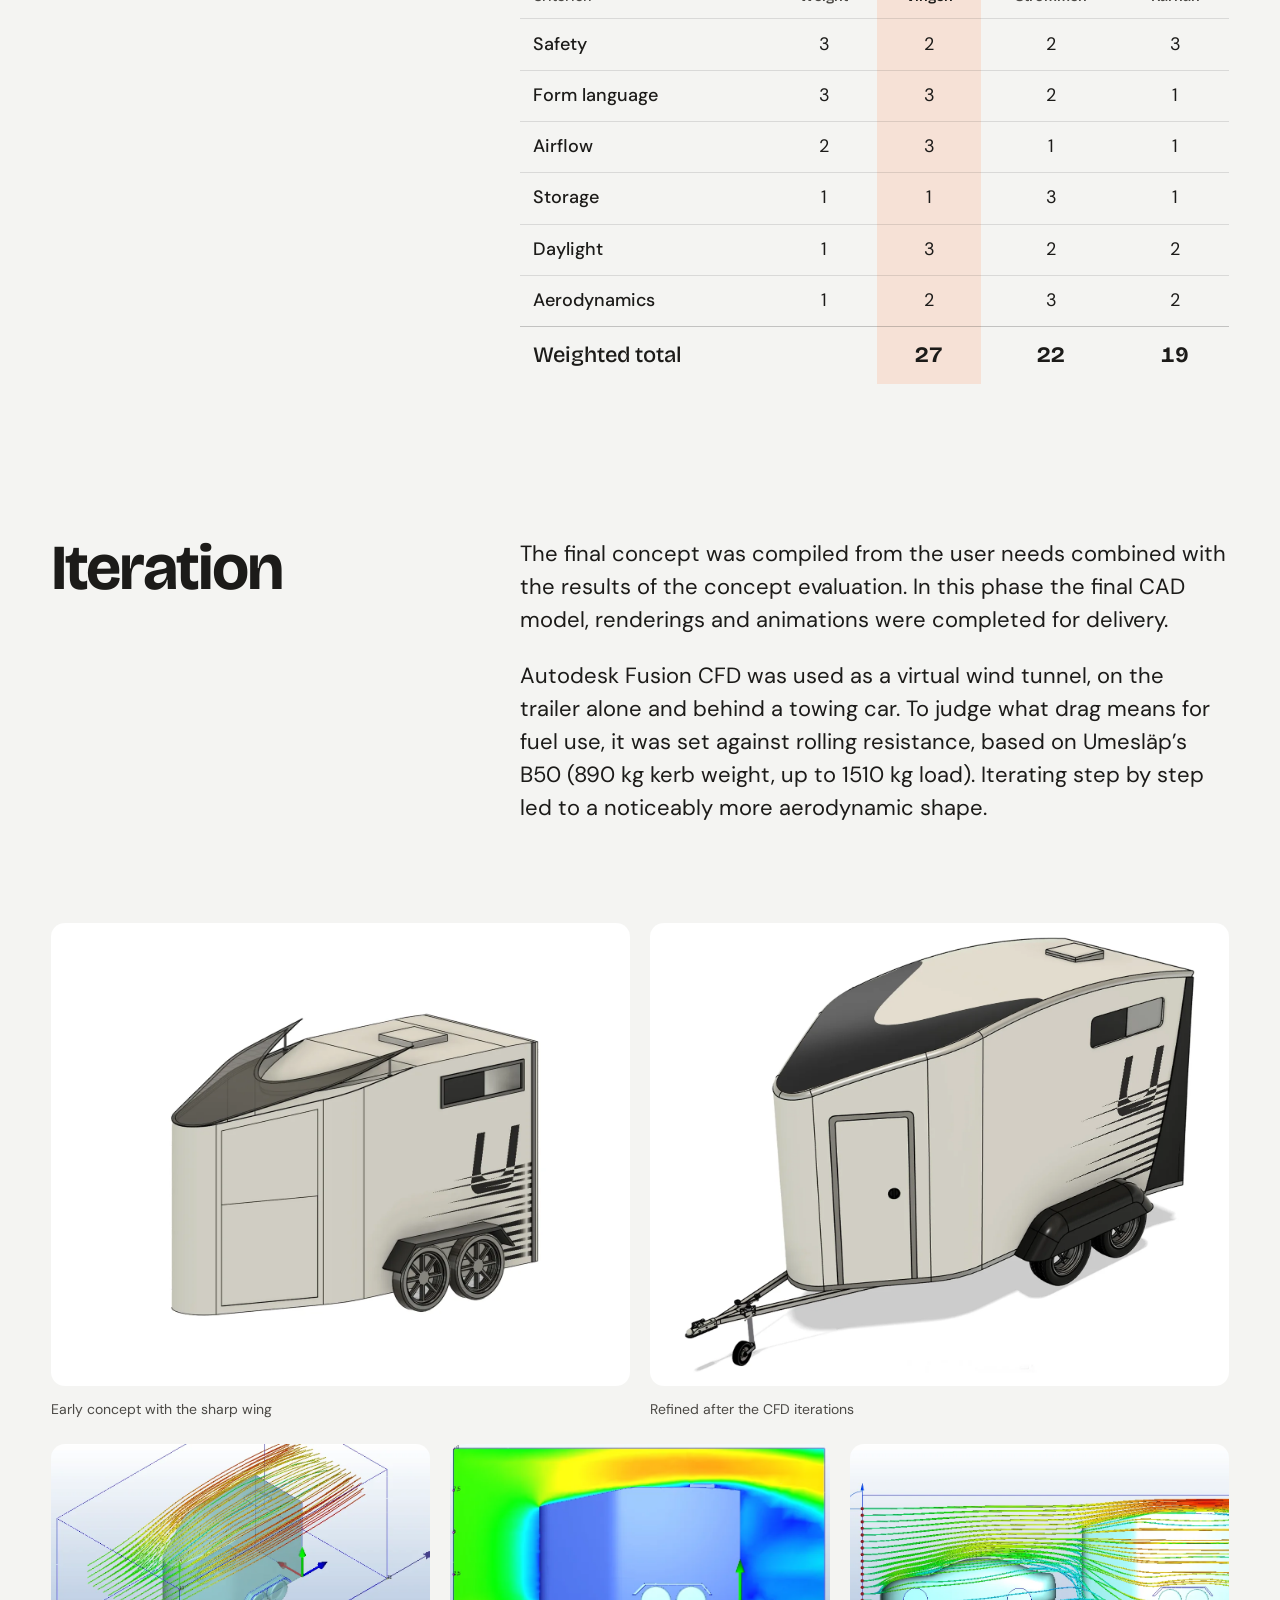
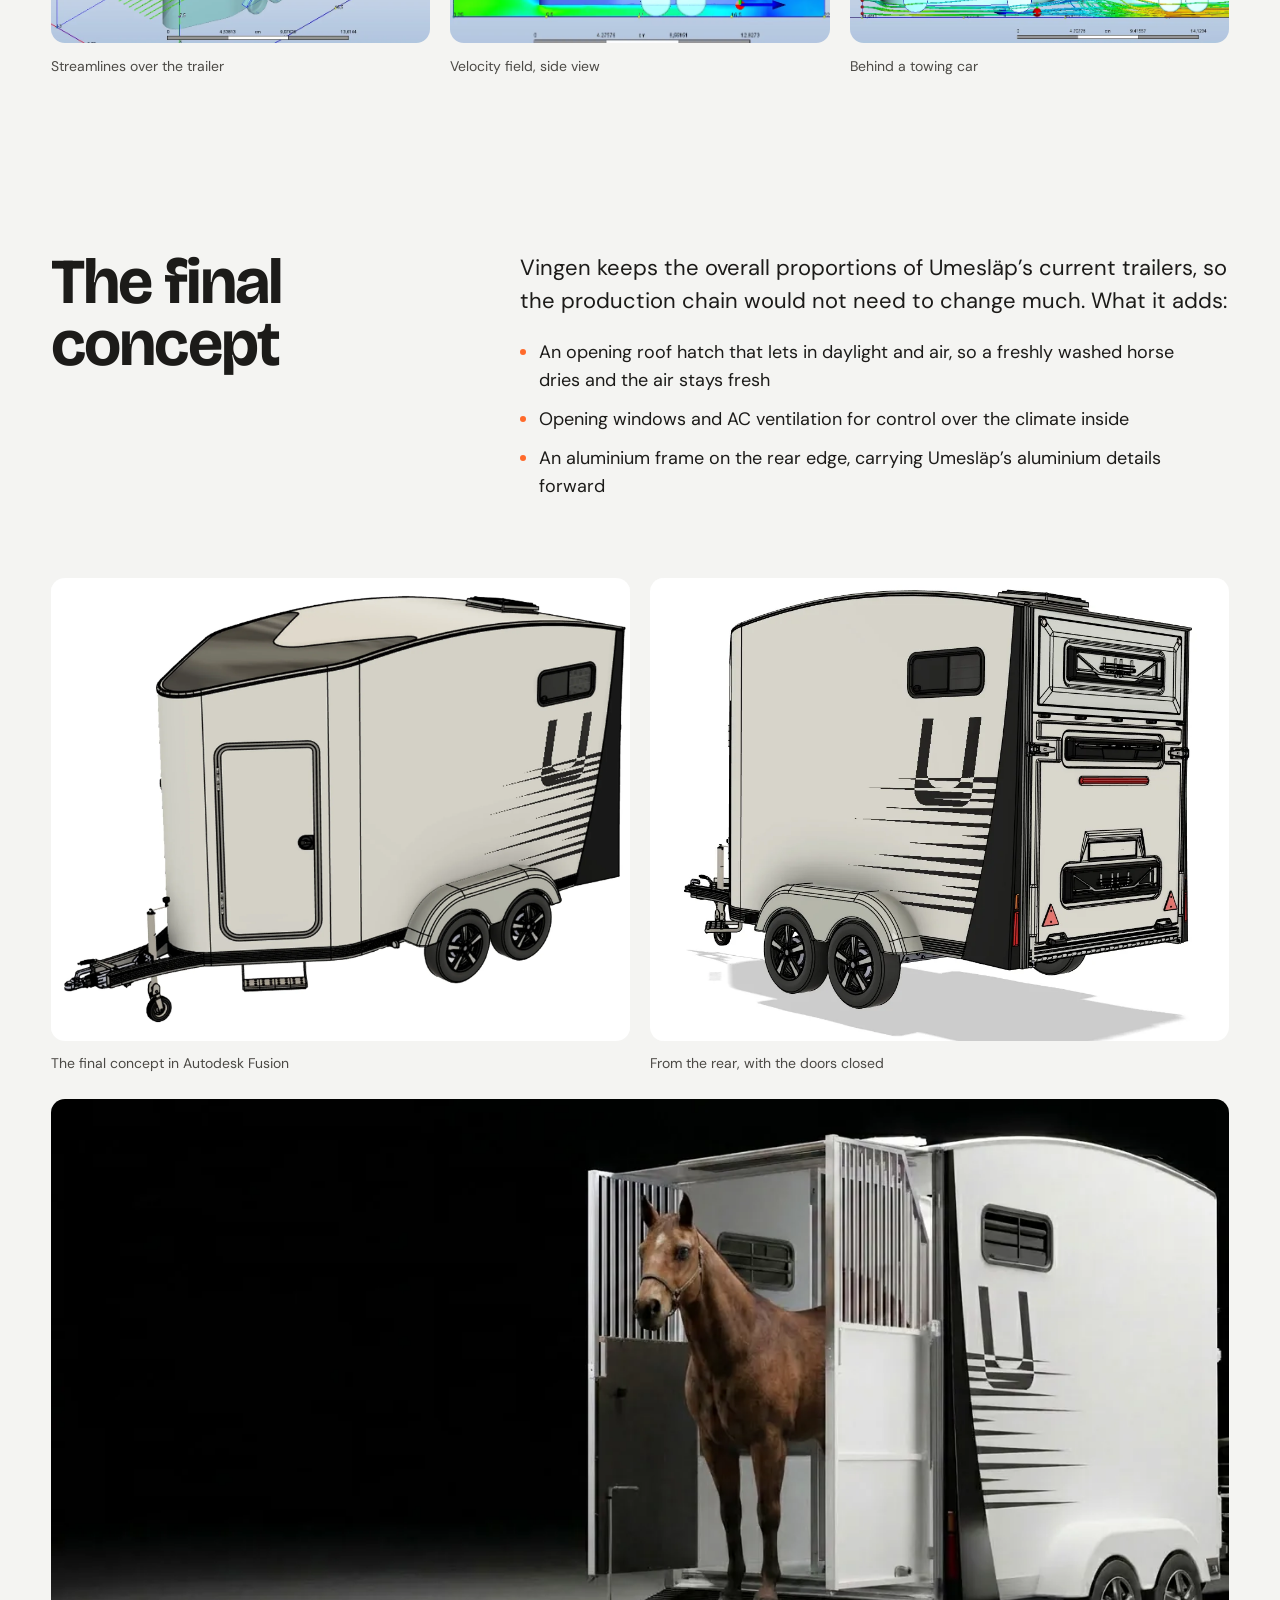
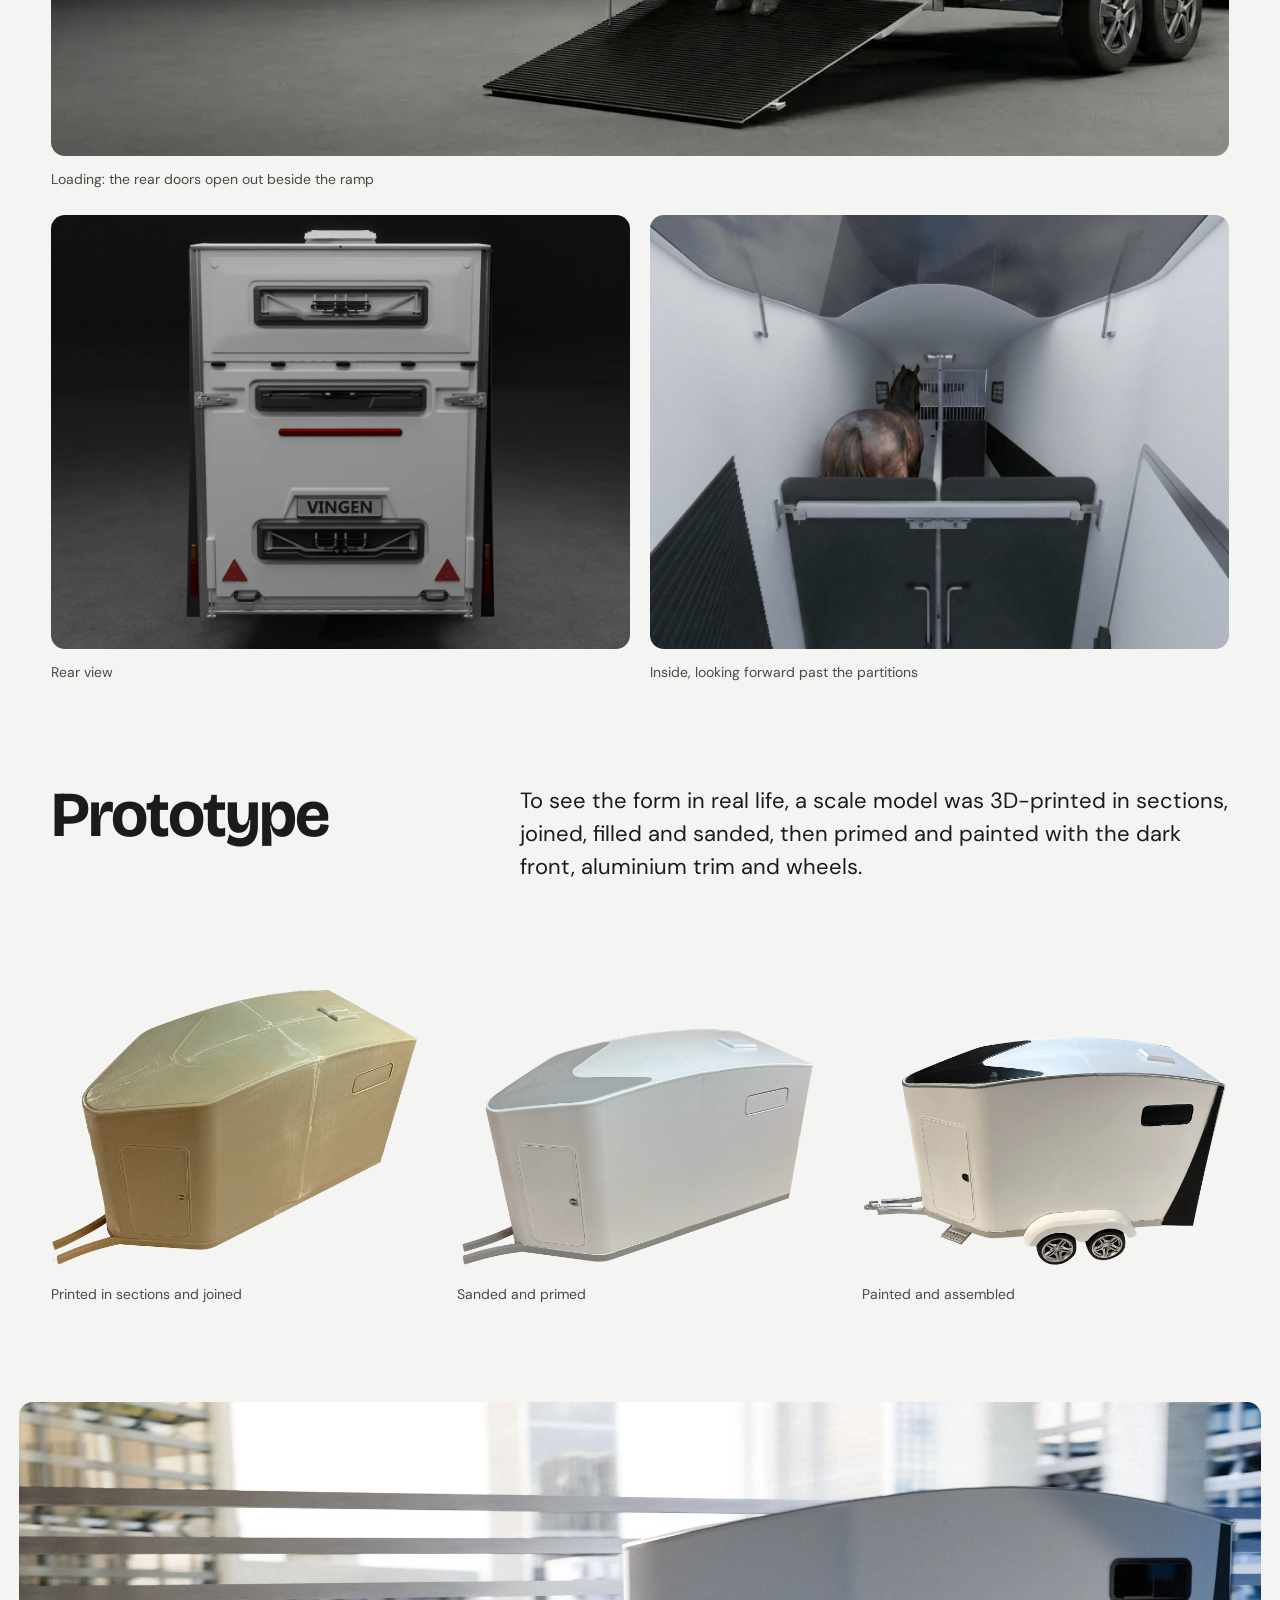
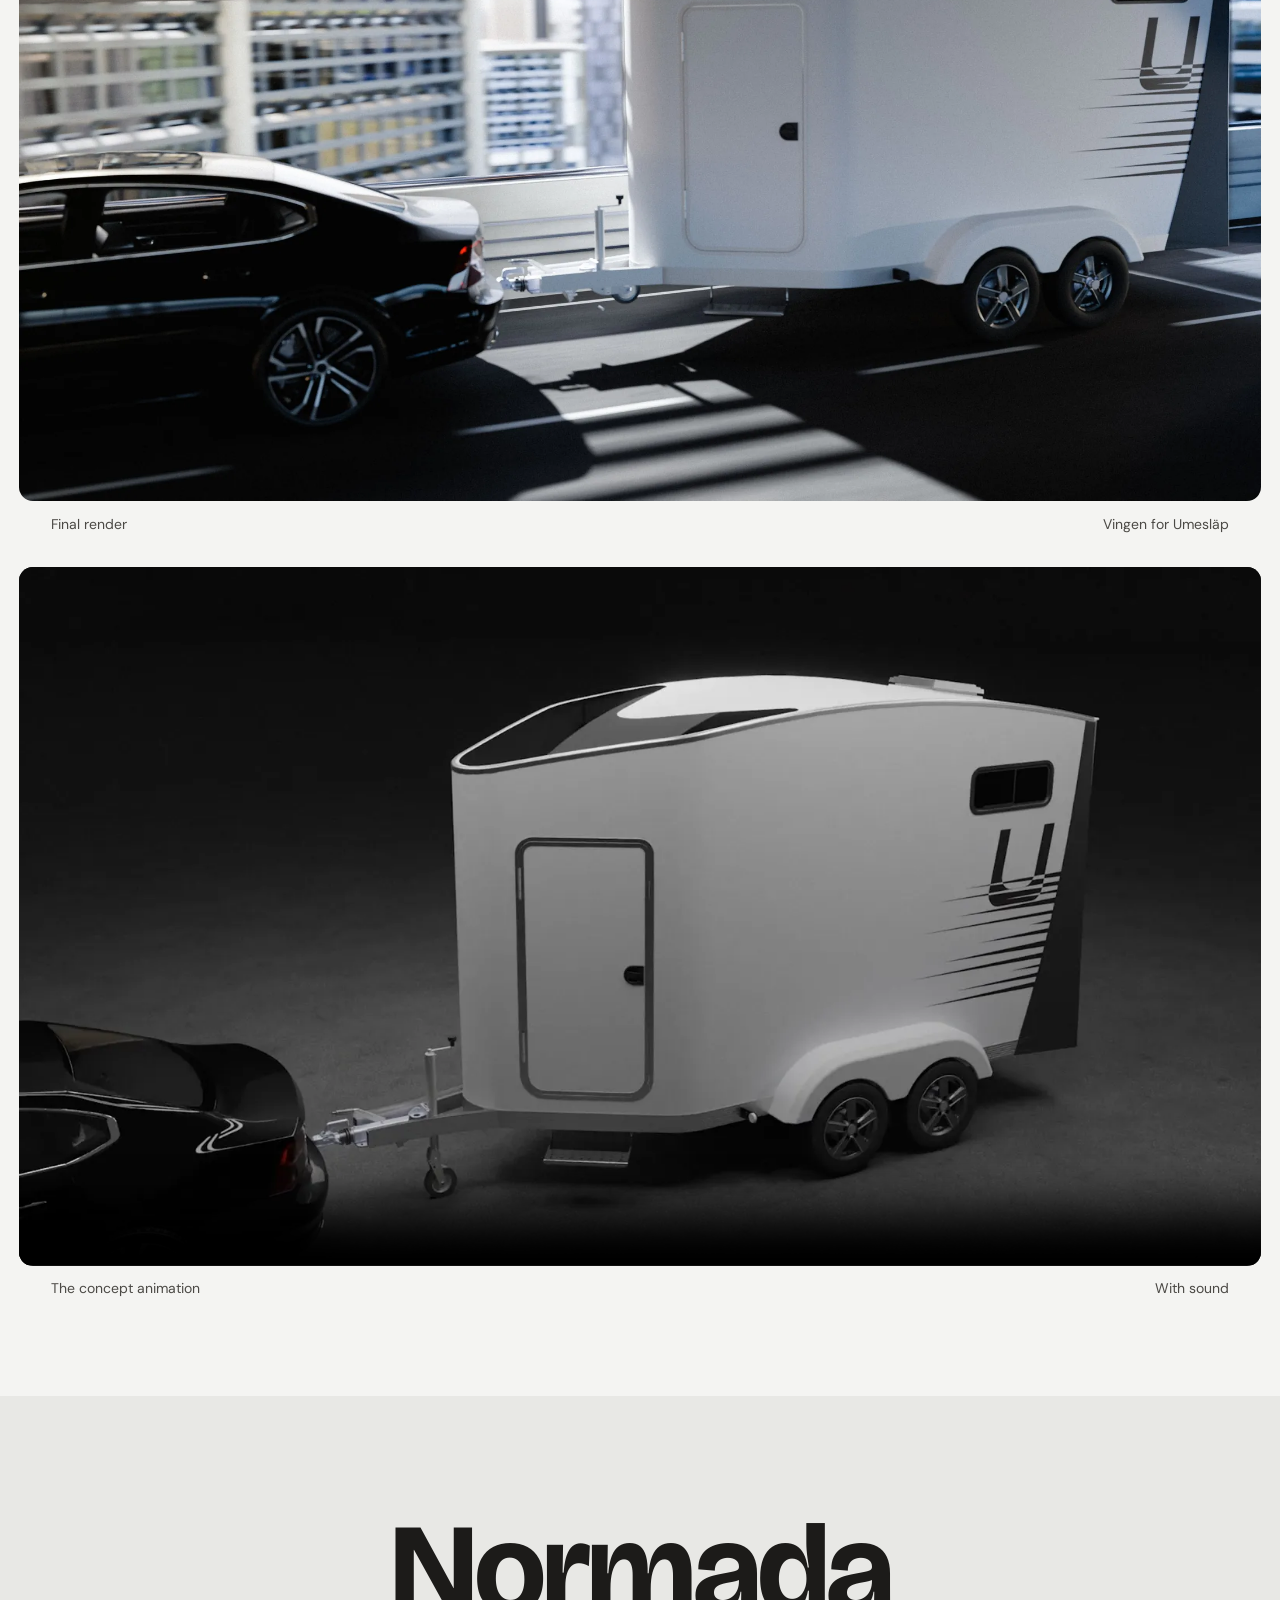
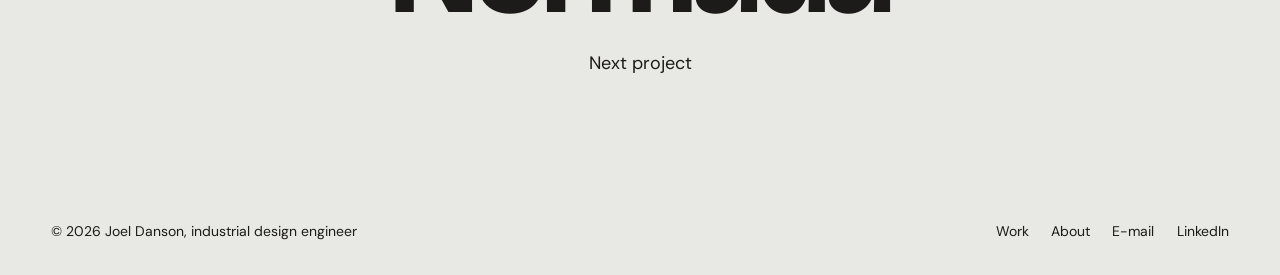
<file: vingen.html>
<!DOCTYPE html>
<html lang="en">
<head>
  <meta charset="utf-8">
  <meta name="viewport" content="width=device-width, initial-scale=1">
  <title>Vingen, premium horse trailer | Joel Danson</title>
  <meta name="description" content="Thesis project: a premium horse trailer concept developed with Umesläp, balancing aerodynamic performance, solo handling and equine wellbeing.">
  <meta name="theme-color" content="#f4f4f2">
  <meta property="og:title" content="Vingen, premium horse trailer | Joel Danson">
  <meta property="og:description" content="Thesis project for Umesläp: a premium horse trailer concept.">
  <meta property="og:image" content="https://joeldanson.com/assets/img/og-vingen.jpg">
  <meta property="og:image:width" content="1200">
  <meta property="og:image:height" content="630">
  <meta property="og:image:alt" content="The Vingen horse trailer concept, rendered on a city road">
  <meta name="twitter:card" content="summary_large_image">
  <meta property="og:url" content="https://joeldanson.com/vingen.html">
  <meta property="og:type" content="article">
  <link rel="icon" href="assets/favicon.svg" type="image/svg+xml">
  <link rel="preconnect" href="https://fonts.googleapis.com">
  <link rel="preconnect" href="https://fonts.gstatic.com" crossorigin>
  <link href="https://fonts.googleapis.com/css2?family=Bricolage+Grotesque:opsz,wght@12..96,500;12..96,600;12..96,700&family=DM+Sans:opsz,wght@9..40,400;9..40,500&display=swap" rel="stylesheet">
  <link rel="stylesheet" href="assets/css/styles.css">
</head>
<body>
  <a class="skip-link" href="#main">Skip to content</a>

  <header class="nav">
    <div class="wrap nav__inner">
      <a class="logo" href="index.html">Joel Danson</a>
      <button class="nav__toggle" type="button" aria-expanded="false" aria-controls="nav-links">Menu</button>
      <ul class="nav__links" id="nav-links">
        <li><a href="index.html#work" aria-current="page">Work</a></li>
        <li><a href="index.html#about">About</a></li>
        <li><a href="index.html#contact">Contact</a></li>
      </ul>
    </div>
  </header>

  <main id="main">
    <section class="case-hero">
      <div class="wrap">
        <h1>Vingen</h1>
        <p class="lede">The future of premium horse transport: a trailer concept that balances aerodynamic performance, solo handling and equine wellbeing, in a visual language that moves the brand forward.</p>
      </div>
    </section>

    <div class="case-cover reveal">
      <div class="case-cover__img">
        <img data-parallax src="assets/img/vingen-cover.webp" width="1920" height="1080" alt="The Vingen horse trailer being towed along a city highway, motion-blurred background">
      </div>
    </div>

    <div class="wrap">
      <dl class="facts">
        <div><dt>Client</dt><dd>Umesläp</dd></div>
        <div><dt>Type</dt><dd>Bachelor thesis, LTU, 2026</dd></div>
        <div><dt>Duration</dt><dd>20 weeks at half time, about 400 hours</dd></div>
        <div><dt>Tools</dt><dd>Autodesk Fusion, Fusion CFD, sketching, 3D printing</dd></div>
      </dl>

      <section class="chapter" aria-labelledby="brief">
        <div class="chapter__label"><h2 id="brief">The brief</h2></div>
        <div class="chapter__body">
          <p>Umesläp builds trucks, trailers and horse trailers for the premium segment, and wanted a vision of where their horse trailers could go next. Today’s trailers work well but look conservative, and loading a horse is physically demanding and stressful for both rider and horse.</p>
          <ol class="questions">
            <li>How can a trailer reduce stress and increase safety for the horse?</li>
            <li>How can loading and unloading be made easier, especially alone?</li>
            <li>How can function meet a more modern expression in line with Umesläp’s brand?</li>
          </ol>
          <p class="small">The focus was a future vision: usability and form came before production readiness, and scale models and renders replaced a full-size prototype.</p>
        </div>
      </section>

      <section class="chapter" aria-labelledby="inspiration">
        <div class="chapter__label"><h2 id="inspiration">Inspiration</h2></div>
        <div class="chapter__body">
          <p>The goal was to understand which problem areas exist and what needs and frustrations horse owners have. To get the clearest possible picture, the user was kept at the centre of the process.</p>
          <p>Interviews with grooms, riders and trailer sellers, observations of a current trailer and of rider forums, and benchmarking of three premium trailers surfaced six recurring pain points:</p>
          <ul class="quotes">
            <li><blockquote>“My current trailer has bad air circulation.”</blockquote><span>Airflow</span></li>
            <li><blockquote>“The roof collects rain and snow.”</blockquote><span>Weather</span></li>
            <li><blockquote>“My horse injures itself on offload.”</blockquote><span>Safety</span></li>
            <li><blockquote>“It’s stressful to handle the trailer when I’m alone.”</blockquote><span>Handling</span></li>
            <li><blockquote>“My horse can’t walk backwards.”</blockquote><span>Loading</span></li>
            <li><blockquote>“I lack control of the environment in the trailer.”</blockquote><span>Climate</span></li>
          </ul>
          <p class="after-list">The benchmark showed that premium trailers share the same basics, from non-slip ramps to tack rooms, but all of them gave little support for handling the trailer alone and let in little light and air.</p>
        </div>
      </section>

      <section class="chapter" aria-labelledby="ideation">
        <div class="chapter__label"><h2 id="ideation">Ideation</h2></div>
        <div class="chapter__body">
          <p>The ideation phase was about broadening the perspective and moving beyond what has already been done. Brainstorming was split into three areas: form, layout and storage, and handling the trailer alone.</p>
          <p class="small">Methods: brainstorming, Crazy 8s, SCAMPER and concept evaluation.</p>
        </div>
      </section>

      <div class="sketches">
        <figure class="reveal">
          <img src="assets/img/vingen-sketch-1.webp" width="1920" height="1080" loading="lazy" alt="Pencil form-giving sketches exploring trailer volumes, windows and ramp loading">
          <figcaption class="caption">Form-giving explorations</figcaption>
        </figure>
        <figure class="reveal">
          <img src="assets/img/vingen-sketch-2.webp" width="1920" height="1080" loading="lazy" alt="Ink sketches of four refined trailer concepts">
          <figcaption class="caption">Refined directions</figcaption>
        </figure>
      </div>

      <section class="chapter" aria-labelledby="concepts">
        <div class="chapter__label"><h2 id="concepts">Three concepts</h2></div>
        <div class="chapter__body">
          <p>The ideas were combined into three concepts, each solving a different part of the problem, so the strongest parts could later be merged.</p>
        </div>
      </section>

      <div class="concepts">
        <figure class="reveal">
          <img src="assets/img/vingen-concept-strommen.webp" width="1400" height="990" loading="lazy" alt="Concept sheet for Strömmen: sketches of a trailer with a flowing black band carrying windows and storage">
          <figcaption class="caption"><b>Strömmen</b>A flowing black band, inspired by northern streams, that carries windows, vents and storage reachable from outside.</figcaption>
        </figure>
        <figure class="reveal">
          <img src="assets/img/vingen-concept-vingen.webp" width="1400" height="990" loading="lazy" alt="Concept sheet for Vingen: CAD render of a trailer with a wing-shaped roof hatch, ramp and door details">
          <figcaption class="caption"><b>Vingen</b>An aerodynamic shape with an opening roof hatch, the wing, for daylight and fresh air.</figcaption>
        </figure>
        <figure class="reveal">
          <img src="assets/img/vingen-concept-karnan.webp" width="1400" height="990" loading="lazy" alt="Concept sheet for Kärnan: sketches of automatic partitions, a camera, rear doors and coloured interior lights">
          <figcaption class="caption"><b>Kärnan</b>Built around safety: automatic partitions for loading alone, a camera on the horse, and rear doors that guard the ramp.</figcaption>
        </figure>
      </div>

      <section class="chapter" aria-labelledby="evaluation">
        <div class="chapter__label"><h2 id="evaluation">Evaluation</h2></div>
        <div class="chapter__body">
          <p>Early form directions were discussed in a workshop with Umesläp. A key insight was the aluminium details that run through their trailers: they are a big part of what makes a trailer recognisably Umesläp.</p>
          <p>The three concepts were then scored in a weighted matrix. Vingen came out on top, and the final design builds on it.</p>
          <div class="eval reveal">
            <table>
              <caption class="small">Scores 1 to 3, multiplied by each criterion’s weight</caption>
              <thead>
                <tr><th scope="col">Criterion</th><th scope="col">Weight</th><th scope="col" class="win">Vingen</th><th scope="col">Strömmen</th><th scope="col">Kärnan</th></tr>
              </thead>
              <tbody>
                <tr><th scope="row">Safety</th><td>3</td><td class="win">2</td><td>2</td><td>3</td></tr>
                <tr><th scope="row">Form language</th><td>3</td><td class="win">3</td><td>2</td><td>1</td></tr>
                <tr><th scope="row">Airflow</th><td>2</td><td class="win">3</td><td>1</td><td>1</td></tr>
                <tr><th scope="row">Storage</th><td>1</td><td class="win">1</td><td>3</td><td>1</td></tr>
                <tr><th scope="row">Daylight</th><td>1</td><td class="win">3</td><td>2</td><td>2</td></tr>
                <tr><th scope="row">Aerodynamics</th><td>1</td><td class="win">2</td><td>3</td><td>2</td></tr>
              </tbody>
              <tfoot>
                <tr><th scope="row">Weighted total</th><td></td><td class="win">27</td><td>22</td><td>19</td></tr>
              </tfoot>
            </table>
          </div>
        </div>
      </section>

      <section class="chapter" aria-labelledby="iteration">
        <div class="chapter__label"><h2 id="iteration">Iteration</h2></div>
        <div class="chapter__body">
          <p>The final concept was compiled from the user needs combined with the results of the concept evaluation. In this phase the final CAD model, renderings and animations were completed for delivery.</p>
          <p>Autodesk Fusion CFD was used as a virtual wind tunnel, on the trailer alone and behind a towing car. To judge what drag means for fuel use, it was set against rolling resistance, based on Umesläp’s B50 (890 kg kerb weight, up to 1510 kg load). Iterating step by step led to a noticeably more aerodynamic shape.</p>
        </div>
      </section>

      <div class="pair">
        <figure class="reveal">
          <img src="assets/img/vingen-before.webp" width="1400" height="990" loading="lazy" alt="Early Vingen CAD model with a sharp wing-shaped roof hatch">
          <figcaption class="caption">Early concept with the sharp wing</figcaption>
        </figure>
        <figure class="reveal">
          <img src="assets/img/vingen-after.webp" width="1400" height="1203" loading="lazy" alt="Refined Vingen CAD model with a rounded roof, dark front section, roof hatch and tandem axle">
          <figcaption class="caption">Refined after the CFD iterations</figcaption>
        </figure>
      </div>

      <div class="cfd">
        <figure class="reveal">
          <img src="assets/img/vingen-cfd-streamlines.webp" width="974" height="493" loading="lazy" alt="CFD streamlines flowing over the trailer body">
          <figcaption class="caption">Streamlines over the trailer</figcaption>
        </figure>
        <figure class="reveal">
          <img src="assets/img/vingen-cfd-velocity.webp" width="791" height="433" loading="lazy" alt="CFD velocity field around the trailer seen from the side">
          <figcaption class="caption">Velocity field, side view</figcaption>
        </figure>
        <figure class="reveal">
          <img src="assets/img/vingen-cfd-car.webp" width="1297" height="494" loading="lazy" alt="CFD streamlines over a towing car and the trailer behind it">
          <figcaption class="caption">Behind a towing car</figcaption>
        </figure>
      </div>

      <section class="chapter" aria-labelledby="final">
        <div class="chapter__label"><h2 id="final">The final concept</h2></div>
        <div class="chapter__body">
          <p>Vingen keeps the overall proportions of Umesläp’s current trailers, so the production chain would not need to change much. What it adds:</p>
          <ul class="features">
            <li>An opening roof hatch that lets in daylight and air, so a freshly washed horse dries and the air stays fresh</li>
            <li>Opening windows and AC ventilation for control over the climate inside</li>
            <li>An aluminium frame on the rear edge, carrying Umesläp’s aluminium details forward</li>
          </ul>
        </div>
      </section>

      <div class="pair">
        <figure class="reveal">
          <img src="assets/img/vingen-final-cad.webp" width="1800" height="1412" loading="lazy" alt="CAD model of the final Vingen concept: rounded roof with a dark front section and roof hatch, side door with step, window, U logo and tandem axle">
          <figcaption class="caption">The final concept in Autodesk Fusion</figcaption>
        </figure>
        <figure class="reveal">
          <img src="assets/img/vingen-final-cad-rear.webp" width="993" height="804" loading="lazy" alt="CAD model of the final Vingen concept from the rear quarter, showing the closed rear doors with vents, lights and reflectors">
          <figcaption class="caption">From the rear, with the doors closed</figcaption>
        </figure>
      </div>

      <figure class="render-wide reveal">
        <img src="assets/img/vingen-loading.webp" width="1376" height="768" loading="lazy" alt="Render of a horse standing at the back of the Vingen trailer, with the rear doors opened out beside the lowered ramp">
        <figcaption class="caption">Loading: the rear doors open out beside the ramp</figcaption>
      </figure>

      <div class="pair pair--photo">
        <figure class="reveal">
          <img src="assets/img/vingen-rear.webp" width="1470" height="1050" loading="lazy" alt="Render of the Vingen trailer from straight behind, with the closed rear doors, lights, reflectors and a VINGEN badge">
          <figcaption class="caption">Rear view</figcaption>
        </figure>
        <figure class="reveal">
          <img src="assets/img/vingen-interior.webp" width="1200" height="896" loading="lazy" alt="Render from inside the trailer looking forward past the partitions at a horse, with windows on both sides and the curved roof above">
          <figcaption class="caption">Inside, looking forward past the partitions</figcaption>
        </figure>
      </div>


      <section class="chapter" aria-labelledby="prototype">
        <div class="chapter__label"><h2 id="prototype">Prototype</h2></div>
        <div class="chapter__body">
          <p>To see the form in real life, a scale model was 3D-printed in sections, joined, filled and sanded, then primed and painted with the dark front, aluminium trim and wheels.</p>
        </div>
      </section>

      <div class="proto">
        <figure class="reveal">
          <img src="assets/img/vingen-proto-print.webp" width="1400" height="1103" loading="lazy" alt="Raw 3D-printed scale model of the trailer body with filled seams between the printed sections">
          <figcaption class="caption">Printed in sections and joined</figcaption>
        </figure>
        <figure class="reveal">
          <img src="assets/img/vingen-proto-primed.webp" width="1400" height="953" loading="lazy" alt="The scale model after sanding and priming, white with a grey front section">
          <figcaption class="caption">Sanded and primed</figcaption>
        </figure>
        <figure class="reveal">
          <img src="assets/img/vingen-proto-final.webp" width="1400" height="923" loading="lazy" alt="Finished scale model painted white with a black front and rear, silver trim, a window, step and tandem wheels">
          <figcaption class="caption">Painted and assembled</figcaption>
        </figure>
      </div>
    </div>

    <figure class="full reveal">
      <img src="assets/img/vingen-road.webp" width="2200" height="1238" loading="lazy" alt="The Vingen trailer hitched to a black car on an elevated city road">
      <figcaption class="caption caption--split"><span>Final render</span><span>Vingen for Umesläp</span></figcaption>
    </figure>

    <figure class="full full--video reveal">
      <video controls playsinline preload="metadata" poster="assets/img/vingen-animation-poster.webp" width="1600" height="900" aria-label="Animation of the Vingen trailer: close-ups of the form, the rear doors and ramp opening, the interior and the trailer behind a car">
        <source src="assets/img/vingen-animation.mp4" type="video/mp4">
      </video>
      <figcaption class="caption caption--split"><span>The concept animation</span><span>With sound</span></figcaption>
    </figure>

    <a class="next" href="normada.html">
      <h2>Normada</h2>
      <p>Next project</p>
    </a>
  </main>

  <footer class="footer">
    <div class="wrap footer__inner">
      <span>© <span data-year>2026</span> Joel Danson, industrial design engineer</span>
      <nav class="footer__links" aria-label="Footer">
        <a href="index.html#work">Work</a>
        <a href="index.html#about">About</a>
        <a href="mailto:joel.o.danson@gmail.com">E-mail</a>
        <a href="https://www.linkedin.com/in/joel-danson-b27b8b195/" target="_blank" rel="noopener">LinkedIn</a>
      </nav>
    </div>
  </footer>

  <script src="assets/js/main.js"></script>
</body>
</html>
</file>
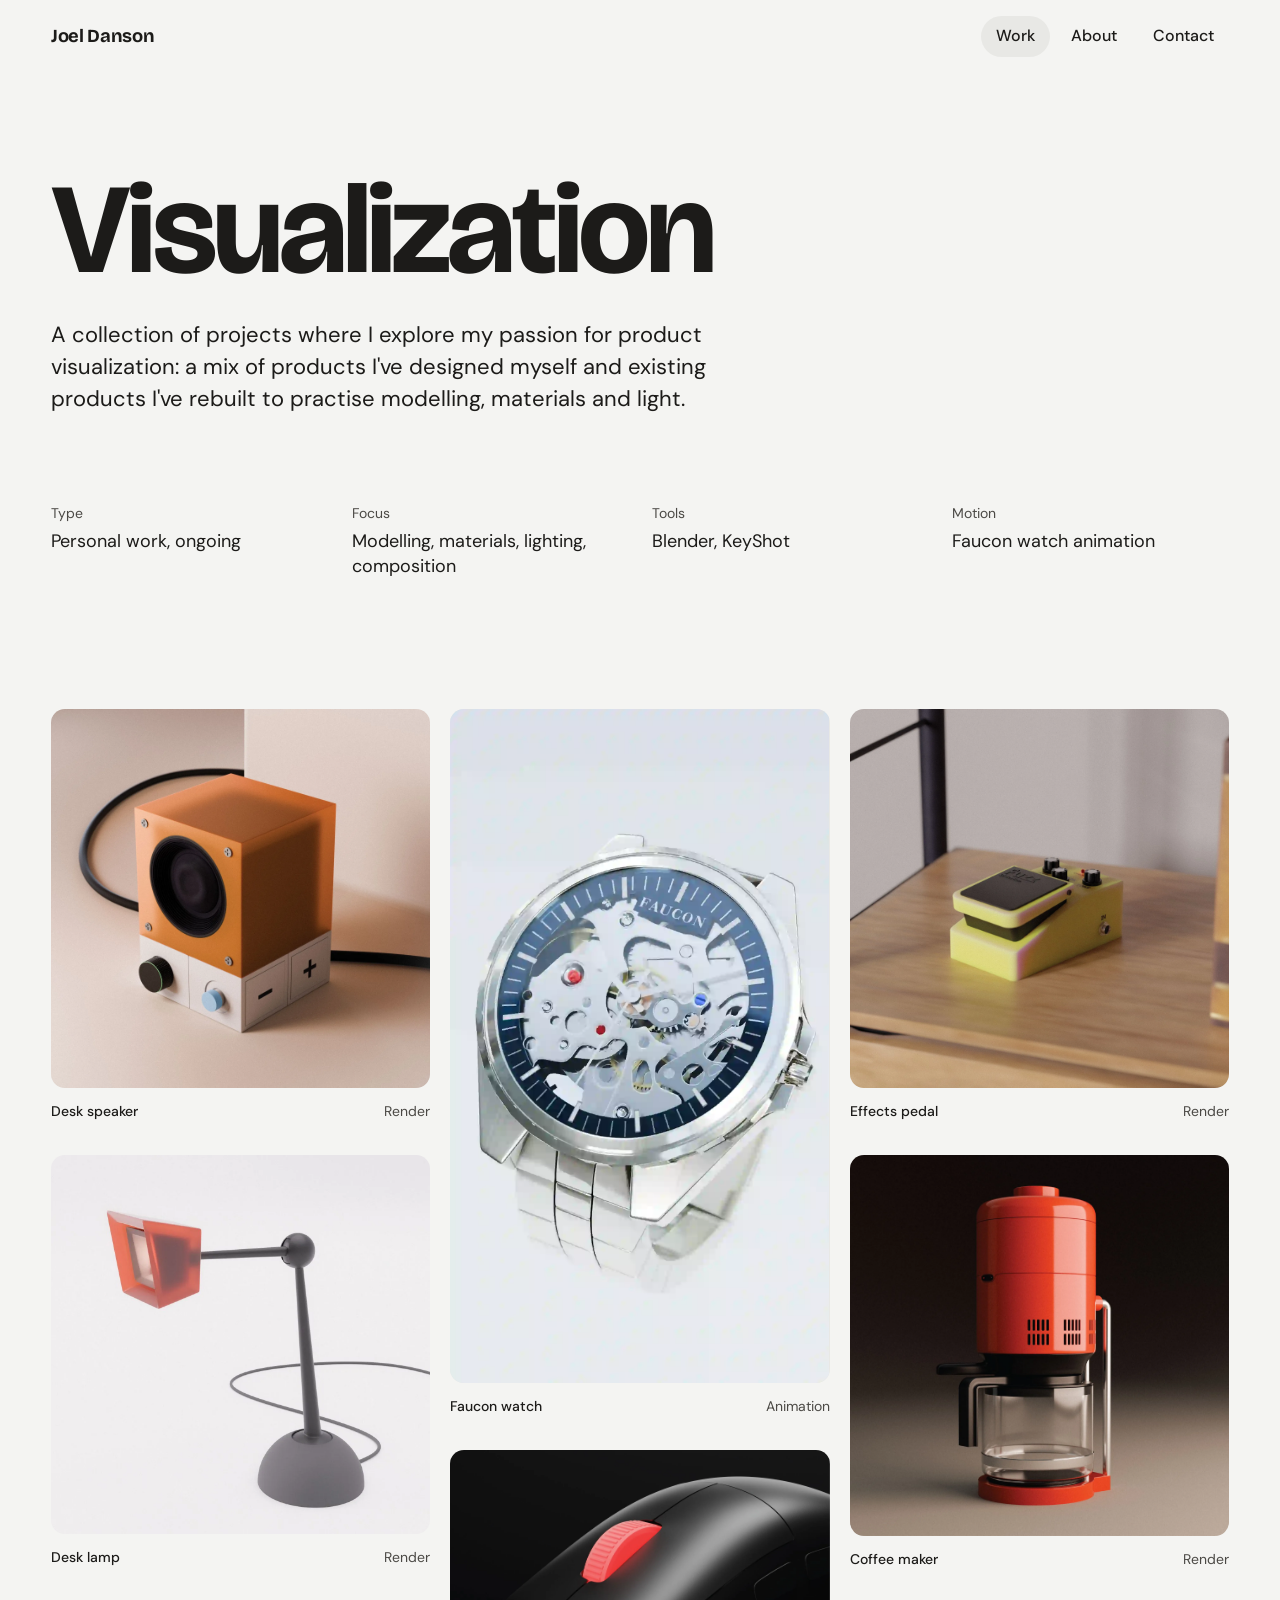
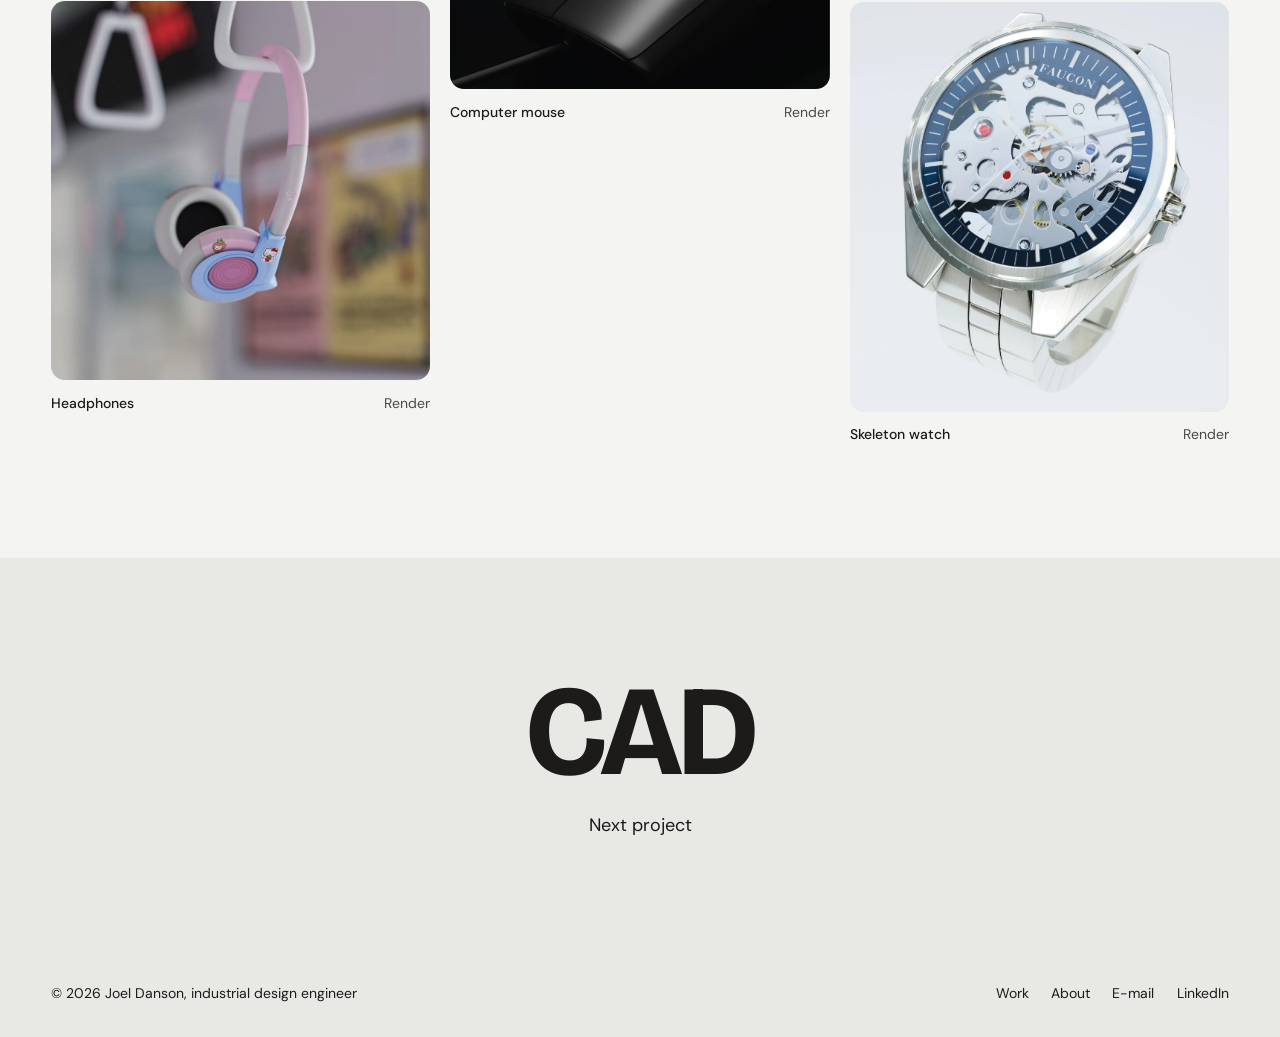
<file: visualization.html>
<!DOCTYPE html>
<html lang="en">
<head>
  <meta charset="utf-8">
  <meta name="viewport" content="width=device-width, initial-scale=1">
  <title>Product visualization | Joel Danson</title>
  <meta name="description" content="Personal projects by Joel Danson: product design and visualization of speakers, lamps, watches, headphones and more.">
  <meta name="theme-color" content="#f4f4f2">
  <meta property="og:title" content="Product visualization | Joel Danson">
  <meta property="og:description" content="Personal product renders and a watch animation.">
  <meta property="og:image" content="https://joeldanson.com/assets/img/og-renders.jpg">
  <meta property="og:image:width" content="1200">
  <meta property="og:image:height" content="630">
  <meta property="og:image:alt" content="Render of a black computer mouse with a glowing red scroll wheel">
  <meta name="twitter:card" content="summary_large_image">
  <meta property="og:url" content="https://joeldanson.com/visualization.html">
  <meta property="og:type" content="article">
  <link rel="icon" href="assets/favicon.svg" type="image/svg+xml">
  <link rel="preconnect" href="https://fonts.googleapis.com">
  <link rel="preconnect" href="https://fonts.gstatic.com" crossorigin>
  <link href="https://fonts.googleapis.com/css2?family=Bricolage+Grotesque:opsz,wght@12..96,500;12..96,600;12..96,700&family=DM+Sans:opsz,wght@9..40,400;9..40,500&display=swap" rel="stylesheet">
  <link rel="stylesheet" href="assets/css/styles.css">
</head>
<body>
  <a class="skip-link" href="#main">Skip to content</a>

  <header class="nav">
    <div class="wrap nav__inner">
      <a class="logo" href="index.html">Joel Danson</a>
      <button class="nav__toggle" type="button" aria-expanded="false" aria-controls="nav-links">Menu</button>
      <ul class="nav__links" id="nav-links">
        <li><a href="index.html#work" aria-current="page">Work</a></li>
        <li><a href="index.html#about">About</a></li>
        <li><a href="index.html#contact">Contact</a></li>
      </ul>
    </div>
  </header>

  <main id="main">
    <section class="case-hero">
      <div class="wrap">
        <h1>Visualization</h1>
        <p class="lede">A collection of projects where I explore my passion for product visualization: a mix of products I've designed myself and existing products I've rebuilt to practise modelling, materials and light.</p>
      </div>
    </section>

    <div class="wrap">
      <dl class="facts">
        <div><dt>Type</dt><dd>Personal work, ongoing</dd></div>
        <div><dt>Focus</dt><dd>Modelling, materials, lighting, composition</dd></div>
        <div><dt>Tools</dt><dd>Blender, KeyShot</dd></div>
        <div><dt>Motion</dt><dd>Faucon watch animation</dd></div>
      </dl>

      <div class="gallery">
        <button class="gallery__item reveal" type="button" data-lightbox data-title="Desk speaker">
          <img src="assets/img/speaker.webp" width="1800" height="1800" loading="lazy" alt="Compact desk speaker with a translucent orange cube housing and white control base">
          <span class="caption"><b>Desk speaker</b><span>Render</span></span>
        </button>
        <button class="gallery__item reveal" type="button" data-lightbox data-title="Desk lamp">
          <img src="assets/img/lamp.webp" width="1200" height="1200" loading="lazy" alt="Grey desk lamp with a ball joint and translucent orange shade">
          <span class="caption"><b>Desk lamp</b><span>Render</span></span>
        </button>
        <button class="gallery__item reveal" type="button" data-lightbox data-title="Headphones">
          <img src="assets/img/headphones.webp" width="1920" height="1920" loading="lazy" alt="Pastel pink and blue headphones hanging from a handle on a train">
          <span class="caption"><b>Headphones</b><span>Render</span></span>
        </button>
        <figure class="gallery__item reveal">
          <video autoplay muted loop playsinline preload="metadata" poster="assets/img/faucon-poster.webp" aria-label="Animation of the Faucon skeleton watch turning towards the viewer">
            <source src="assets/img/faucon.mp4" type="video/mp4">
          </video>
          <figcaption class="caption"><b>Faucon watch</b><span>Animation</span></figcaption>
        </figure>
        <button class="gallery__item reveal" type="button" data-lightbox data-title="Computer mouse">
          <img src="assets/img/mouse.webp" width="1807" height="1140" loading="lazy" alt="Matte black computer mouse with a glowing red scroll wheel">
          <span class="caption"><b>Computer mouse</b><span>Render</span></span>
        </button>
        <button class="gallery__item reveal" type="button" data-lightbox data-title="Effects pedal">
          <img src="assets/img/pedal.webp" width="1920" height="1920" loading="lazy" alt="Yellow and pink guitar effects pedal on a wooden shelf">
          <span class="caption"><b>Effects pedal</b><span>Render</span></span>
        </button>
        <button class="gallery__item reveal" type="button" data-lightbox data-title="Coffee maker">
          <img src="assets/img/coffee.webp" width="1751" height="1760" loading="lazy" alt="Glossy red drip coffee maker with a glass carafe">
          <span class="caption"><b>Coffee maker</b><span>Render</span></span>
        </button>
        <button class="gallery__item reveal" type="button" data-lightbox data-title="Skeleton watch">
          <img src="assets/img/watch.webp" width="2039" height="2200" loading="lazy" alt="Steel skeleton wristwatch with a dark blue dial and visible movement">
          <span class="caption"><b>Skeleton watch</b><span>Render</span></span>
        </button>
      </div>
    </div>

    <a class="next" href="cad.html">
      <h2>CAD</h2>
      <p>Next project</p>
    </a>
  </main>

  <footer class="footer">
    <div class="wrap footer__inner">
      <span>© <span data-year>2026</span> Joel Danson, industrial design engineer</span>
      <nav class="footer__links" aria-label="Footer">
        <a href="index.html#work">Work</a>
        <a href="index.html#about">About</a>
        <a href="mailto:joel.o.danson@gmail.com">E-mail</a>
        <a href="https://www.linkedin.com/in/joel-danson-b27b8b195/" target="_blank" rel="noopener">LinkedIn</a>
      </nav>
    </div>
  </footer>

  <script src="assets/js/main.js"></script>
</body>
</html>
</file>
<file: assets/css/styles.css>
:root {
  --paper: #f4f4f2;
  --paper-2: #e8e8e5;
  --ink: #1c1b19;
  --ink-2: #4b4945;
  --orange: #ff6a2b;
  --night: #1c1b19;
  --night-ink: #f4f4f2;
  --night-2: #b9b6b0;

  --f-display: "Bricolage Grotesque", "Helvetica Neue", Arial, sans-serif;
  --f-text: "DM Sans", "Helvetica Neue", Arial, sans-serif;

  --fs-small: 0.875rem;
  --fs-body: 1.125rem;
  --fs-lead: 1.375rem;
  --fs-h3: 2rem;
  --fs-h2: clamp(2.5rem, 5vw, 4.25rem);
  --fs-display: clamp(3.5rem, 10vw, 9.5rem);

  --pad: clamp(1.25rem, 4vw, 3.5rem);
  --max: 1360px;
  --radius: 14px;
  --gap-section: clamp(6rem, 12vw, 10rem);
  --ease: cubic-bezier(0.22, 1, 0.36, 1);
}

*, *::before, *::after { box-sizing: border-box; }

html { scroll-behavior: smooth; -webkit-text-size-adjust: 100%; overflow-x: clip; }

body {
  margin: 0;
  background: var(--paper);
  color: var(--ink);
  font-family: var(--f-text);
  font-size: var(--fs-body);
  line-height: 1.55;
  -webkit-font-smoothing: antialiased;
  overflow-x: clip;
}

img, video { display: block; max-width: 100%; height: auto; }
a { color: inherit; text-decoration: none; }
button { font: inherit; color: inherit; background: none; border: 0; cursor: pointer; padding: 0; }
p { margin: 0; text-wrap: pretty; }
figure { margin: 0; }

::selection { background: var(--orange); color: var(--ink); }
:focus-visible { outline: 2px solid var(--ink); outline-offset: 3px; }
.about :focus-visible, .lightbox :focus-visible { outline-color: var(--night-ink); }

h1, h2, h3 {
  font-family: var(--f-display);
  font-weight: 700;
  line-height: 0.98;
  letter-spacing: -0.03em;
  margin: 0;
  text-wrap: balance;
}
h2 { font-size: var(--fs-h2); }
h3 { font-size: var(--fs-h3); letter-spacing: -0.02em; line-height: 1.1; }

.skip-link {
  position: absolute; left: 1rem; top: -4rem; z-index: 200;
  background: var(--ink); color: var(--paper); padding: .6rem 1rem; border-radius: 999px;
}
.skip-link:focus { top: 1rem; }

.wrap { width: 100%; max-width: var(--max); margin-inline: auto; padding-inline: var(--pad); }

.small { font-size: var(--fs-small); color: var(--ink-2); }
.lede { font-size: var(--fs-lead); line-height: 1.45; max-width: 46ch; }

.text-link {
  text-decoration: underline; text-decoration-thickness: 1.5px; text-underline-offset: 0.22em;
  transition: text-decoration-color .2s ease;
}
@media (hover: hover) { .text-link:hover { text-decoration-color: var(--orange); } }

/* ---------- Navigation ---------- */
.nav { position: fixed; inset: 0 0 auto 0; z-index: 50; transition: transform .5s var(--ease), background-color .3s ease; }
.nav__inner { display: flex; align-items: center; justify-content: space-between; gap: 1rem; padding-block: 1rem; }
.nav.is-scrolled { background: var(--paper); }
.nav.is-hidden { transform: translateY(-100%); }

.logo { font-family: var(--f-display); font-weight: 700; font-size: 1.15rem; letter-spacing: -.02em; }

.nav__links { display: flex; align-items: center; gap: .35rem; list-style: none; margin: 0; padding: 0; }
.nav__links a { display: inline-block; padding: .5rem .95rem; border-radius: 999px; font-weight: 500; font-size: 1rem; transition: background-color .2s ease, color .2s ease; }
.nav__links a[aria-current="page"] { background: var(--paper-2); }
@media (hover: hover) { .nav__links a:hover { background: var(--ink); color: var(--paper); } }

.nav__toggle { display: none; min-height: 44px; padding: 0 1.1rem; border-radius: 999px; background: var(--ink); color: var(--paper); font-weight: 500; font-size: 1rem; }

@media (max-width: 760px) {
  .nav__toggle { display: block; position: relative; z-index: 2; }
  .nav__links {
    position: fixed; inset: 0; z-index: 1; flex-direction: column; justify-content: center; gap: .5rem;
    background: var(--paper); opacity: 0; visibility: hidden; transition: opacity .3s ease, visibility .3s ease;
  }
  .nav__links a { font-family: var(--f-display); font-size: 2.6rem; font-weight: 700; letter-spacing: -.03em; padding: .3rem 1.2rem; }
  .nav.is-open .nav__links { opacity: 1; visibility: visible; }
}

/* ---------- Buttons ---------- */
.btn {
  display: inline-flex; align-items: center; gap: .6rem; min-height: 52px;
  padding: 0 1.5rem; border-radius: 999px; background: var(--ink); color: var(--paper);
  font-weight: 500; font-size: 1rem;
  transition: background-color .2s ease, color .2s ease, transform .14s var(--ease);
}
.btn:active { transform: scale(.97); }
@media (hover: hover) { .btn:hover { background: var(--orange); color: var(--ink); } }

/* ---------- Hero: scrolling turns the watch ---------- */
.hero { position: relative; }
.hero__stage { min-height: 100svh; display: grid; grid-template-columns: minmax(0, 1.1fr) minmax(0, .9fr); align-items: center; gap: clamp(2rem, 5vw, 5rem); padding-block: 6rem 3rem; }
.js .hero.is-scrub { height: 190svh; }
.js .hero.is-scrub .hero__stage { position: sticky; top: 0; height: 100svh; min-height: 0; }
.hero__title { font-size: clamp(4rem, 12vw, 11.5rem); line-height: .86; letter-spacing: -.045em; }
.hero__role { font-family: var(--f-display); font-weight: 600; font-size: var(--fs-h3); letter-spacing: -.02em; margin-top: 1.6rem; }
.hero__sub { margin: 1rem 0 2.2rem; max-width: 40ch; }
.hero__watch { justify-self: end; width: 100%; max-width: 560px; height: min(78svh, 700px); border-radius: var(--radius); overflow: hidden; background: #dfe4e9; }
.hero__watch video { width: 100%; height: 100%; object-fit: cover; object-position: 50% 42%; }

/* Phones and small tablets: the film's own grey becomes the first screen,
   the watch turns once on load and the name sits underneath it. */
@media (max-width: 900px) {
  .hero { background: #e4e8ed; }
  .hero__stage { position: relative; display: block; min-height: 100svh; padding: 0; max-width: none; }
  .hero__watch { position: absolute; inset: 0 0 auto 0; width: 100%; max-width: none; height: auto; border-radius: 0; background: none; overflow: hidden; }
  .hero__watch video {
    display: block; width: auto; height: min(177.8vw, 74svh); max-width: 100%; margin: -3svh auto 0; object-fit: contain;
    /* soften the film's edges into the background so no frame shows; a mask, not a visible gradient */
    -webkit-mask-image: linear-gradient(to right, transparent, #000 14%, #000 86%, transparent), linear-gradient(to bottom, #000 78%, transparent); /* taste-skill-ignore */
    -webkit-mask-composite: source-in;
    mask-image: linear-gradient(to right, transparent, #000 14%, #000 86%, transparent), linear-gradient(to bottom, #000 78%, transparent); /* taste-skill-ignore */
    mask-composite: intersect;
  }
  .hero__text { position: absolute; left: var(--pad); right: var(--pad); bottom: 1.5rem; z-index: 2; }
  .hero__title { font-size: clamp(3.5rem, 19vw, 7rem); }
  .hero__role { font-size: var(--fs-lead); margin-top: .8rem; }
  .hero__sub { display: none; }
  .hero__text .btn { margin-top: 1.2rem; }
}
@media (max-width: 900px) and (max-height: 720px) {
  .hero__watch video { height: 64svh; }
  .hero__title { font-size: 15vw; }
}

/* ---------- Sections ---------- */
.section { padding-block: var(--gap-section); position: relative; }
.section--tight { padding-top: 0; }
.section__head { display: flex; justify-content: space-between; align-items: end; gap: 2rem; flex-wrap: wrap; margin-bottom: clamp(2.5rem, 5vw, 4rem); }
.section__head p { max-width: 40ch; margin: 0; }

/* ---------- Project cards ---------- */
.projects { display: grid; grid-template-columns: repeat(12, 1fr); gap: clamp(1.25rem, 2.5vw, 2.25rem); row-gap: clamp(2.5rem, 5vw, 4rem); }
.project { grid-column: span 12; }
.project--half { grid-column: span 6; }
.project__link { display: block; }
.project__media { overflow: hidden; border-radius: var(--radius); background: var(--paper-2); aspect-ratio: 16 / 9; }
.project--half .project__media { aspect-ratio: 4 / 3.4; }
.project__media img { width: 100%; height: 100%; object-fit: cover; transition: transform 1.1s var(--ease); }
.project__info { padding-top: 1.2rem; display: grid; gap: .45rem; }
.project__meta { font-size: var(--fs-small); color: var(--ink-2); margin-top: .2rem; }
.project__title { text-decoration: underline; text-decoration-color: transparent; text-decoration-thickness: 2px; text-underline-offset: .15em; transition: text-decoration-color .2s ease; }
.project__desc { max-width: 52ch; }
@media (hover: hover) {
  .project__link:hover .project__media img { transform: scale(1.03); }
  .project__link:hover .project__title { text-decoration-color: var(--orange); }
}
@media (max-width: 760px) { .project--half { grid-column: span 12; } }

/* ---------- Render strip ---------- */
.strip { display: grid; grid-template-columns: repeat(6, minmax(0, 1fr)); gap: .8rem; }
.strip a { border-radius: var(--radius); overflow: hidden; aspect-ratio: 1; background: var(--paper-2); }
.strip img { width: 100%; height: 100%; object-fit: cover; transition: transform .9s var(--ease); }
.strip img.top { object-position: center 30%; }
@media (hover: hover) { .strip a:hover img { transform: scale(1.05); } }
@media (max-width: 760px) { .strip { grid-template-columns: repeat(3, minmax(0, 1fr)); } }

/* ---------- About ---------- */
.about { background: var(--night); color: var(--night-ink); }
.about__grid { display: grid; grid-template-columns: minmax(0, 1fr) minmax(0, 1.15fr); gap: clamp(2.5rem, 6vw, 6rem); align-items: center; }
.about__photo { max-width: 470px; justify-self: center; }
.about__photo img { border-radius: var(--radius); }
.about__hi { position: relative; display: inline-block; font-size: var(--fs-display); margin-bottom: 1.9rem; }
/* traced from the underline under "Formgivning" in the Vingen sketches */
.scribble { position: absolute; left: -2%; bottom: -.04em; width: 112%; height: auto; overflow: visible; }
.scribble path { fill: none; stroke: var(--orange); stroke-width: 5; stroke-linecap: round; stroke-linejoin: round; }
@media (prefers-reduced-motion: no-preference) {
  .js .scribble path { stroke-dasharray: 1; stroke-dashoffset: 1; transition: stroke-dashoffset .9s cubic-bezier(.65, 0, .35, 1) .2s; }
  .js .scribble.is-visible path { stroke-dashoffset: 0; }
}
.about__text p { font-size: var(--fs-lead); line-height: 1.5; margin: 0 0 1.1rem; max-width: 44ch; }
.about__text strong { font-weight: 500; color: var(--orange); }
.about__text .about__hobbies { font-size: var(--fs-body); color: var(--night-2); margin-top: 1.6rem; }

.spec { margin-top: clamp(4.5rem, 9vw, 7.5rem); display: grid; grid-template-columns: repeat(3, minmax(0, 1fr)); gap: clamp(2rem, 4vw, 4rem); }
.spec__title { margin-bottom: 1.6rem; }
.spec__item { margin-bottom: 1.8rem; }
.spec__item h4 { font-family: var(--f-display); font-size: var(--fs-lead); font-weight: 600; letter-spacing: -.01em; line-height: 1.2; margin: .2rem 0 .4rem; }
.spec__item .when { font-size: var(--fs-small); color: var(--night-2); }
.spec__item p { color: var(--night-2); }
@media (max-width: 900px) {
  .about__grid { grid-template-columns: 1fr; }
  .about__photo { max-width: 360px; justify-self: start; }
  .spec { grid-template-columns: 1fr; }
}

/* ---------- Contact and footer ---------- */
.contact { text-align: center; }
.contact h2 { font-size: var(--fs-display); margin-bottom: 2.2rem; }
.contact__mail {
  font-family: var(--f-display); font-weight: 600; font-size: var(--fs-h3); letter-spacing: -.02em;
  text-decoration: underline; text-decoration-thickness: 3px; text-underline-offset: .2em; transition: text-decoration-color .2s ease;
}
@media (hover: hover) { .contact__mail:hover { text-decoration-color: var(--orange); } }
.contact__actions { display: flex; justify-content: center; align-items: center; flex-wrap: wrap; gap: 1rem 2rem; margin-top: 2.6rem; }
.btn--copy { min-width: 9.5rem; justify-content: center; }
.btn--copy.is-copied { background: var(--orange); color: var(--ink); }

.footer { background: var(--paper-2); padding-block: 2rem; font-size: var(--fs-small); }
.footer__inner { display: flex; justify-content: space-between; align-items: center; flex-wrap: wrap; gap: 1rem; }
.footer__links { display: flex; gap: 1.4rem; }
@media (hover: hover) { .footer__links a:hover { text-decoration: underline; text-underline-offset: .2em; } }

/* ---------- Case study pages ---------- */
.case-hero { padding-top: clamp(7rem, 14vw, 10rem); padding-bottom: clamp(2rem, 4vw, 3rem); }
.case-hero h1 { font-size: var(--fs-display); margin-top: .5rem; }
.case-hero .lede { margin-top: 1.6rem; }

.case-cover { padding-inline: clamp(.5rem, 1.5vw, 1.25rem); }
.case-cover__img { border-radius: var(--radius); overflow: hidden; aspect-ratio: 16 / 8.2; background: var(--paper-2); }
.case-cover__img img { width: 100%; height: 115%; object-fit: cover; }

.facts { display: grid; grid-template-columns: repeat(4, minmax(0, 1fr)); gap: 1.5rem; padding-block: 2.5rem; margin: 0 0 clamp(3rem, 7vw, 6rem); }
.facts dt { font-size: var(--fs-small); color: var(--ink-2); margin-bottom: .3rem; }
.facts dd { margin: 0; line-height: 1.4; }
@media (max-width: 760px) { .facts { grid-template-columns: repeat(2, minmax(0, 1fr)); } }

.chapter { display: grid; grid-template-columns: minmax(0, 4fr) minmax(0, 7fr); gap: clamp(1.5rem, 5vw, 5rem); padding-block: clamp(2.5rem, 6vw, 5rem); }
.chapter__label { position: sticky; top: 6rem; align-self: start; }
.chapter__body > p { font-size: var(--fs-lead); line-height: 1.5; margin: 0 0 1.4rem; max-width: 56ch; }
.chapter__body strong { font-weight: 500; }
@media (max-width: 860px) { .chapter { grid-template-columns: 1fr; } .chapter__label { position: static; } }
@media (max-width: 600px) { .chapter__body > p, .about__text p, .lede { font-size: var(--fs-body); } }

.quotes { list-style: none; margin: 2.2rem 0 0; padding: 0; display: grid; grid-template-columns: repeat(2, minmax(0, 1fr)); gap: 2rem clamp(1.5rem, 3vw, 3rem); }
.quotes blockquote { margin: 0; font-family: var(--f-display); font-weight: 500; font-size: var(--fs-lead); line-height: 1.3; letter-spacing: -.01em; }
.quotes span { display: block; margin-top: .45rem; font-size: var(--fs-small); color: var(--ink-2); }
@media (max-width: 760px) { .quotes { grid-template-columns: 1fr; } }

.stakes { margin: 2rem 0 0; display: grid; gap: 1.6rem; }
.stakes div { display: grid; grid-template-columns: 13rem 1fr; gap: 1rem; }
.stakes dt { font-family: var(--f-display); font-weight: 600; font-size: var(--fs-lead); letter-spacing: -.01em; line-height: 1.2; }
.stakes dd { margin: 0; }
@media (max-width: 760px) { .stakes div { grid-template-columns: 1fr; gap: .2rem; } }

.caption { font-size: var(--fs-small); color: var(--ink-2); margin-top: .8rem; }
.caption--split { display: flex; justify-content: space-between; gap: 1rem; }

.sketches { display: grid; grid-template-columns: repeat(12, minmax(0, 1fr)); gap: 1.25rem; margin-block: 2rem clamp(4rem, 9vw, 6rem); align-items: end; }
.sketches figure:nth-child(1) { grid-column: 1 / span 6; }
.sketches figure:nth-child(2) { grid-column: 7 / span 6; }
.sketches--three figure:nth-child(1) { grid-column: 1 / span 4; }
.sketches--three figure:nth-child(2) { grid-column: 5 / span 4; }
.sketches--three figure:nth-child(3) { grid-column: 9 / span 4; }
.sketches--three img { width: 100%; aspect-ratio: 4 / 4.4; object-fit: cover; border-radius: var(--radius); background: var(--paper-2); }
@media (max-width: 760px) { .sketches figure:nth-child(n) { grid-column: 1 / -1; } }

.questions { margin: 0 0 1.6rem; padding-left: 1.4rem; display: grid; gap: .6rem; font-size: var(--fs-lead); line-height: 1.4; max-width: 52ch; }
.questions li::marker { color: var(--ink-2); font-weight: 500; }
.chapter__body > .after-list { margin-top: 2.4rem; }
.features { margin: 0; padding-left: 1.2rem; display: grid; gap: .7rem; max-width: 56ch; }
.features li::marker { color: var(--orange); }

.concepts { display: grid; grid-template-columns: repeat(3, minmax(0, 1fr)); gap: 1.25rem; margin-block: 0 clamp(4rem, 9vw, 6rem); }
.concepts img { width: 100%; aspect-ratio: 1400 / 990; object-fit: contain; background: #fff; border-radius: var(--radius); }
.concepts b, .pair b { display: block; font-family: var(--f-display); font-weight: 600; font-size: var(--fs-lead); color: var(--ink); margin-bottom: .2rem; }

.pair { display: grid; grid-template-columns: repeat(2, minmax(0, 1fr)); gap: 1.25rem; align-items: end; margin-block: 0 1.5rem; }
.pair img { width: 100%; aspect-ratio: 4 / 3.2; object-fit: contain; background: #fff; border-radius: var(--radius); }
.proto { display: grid; grid-template-columns: repeat(3, minmax(0, 1fr)); gap: clamp(1rem, 3vw, 3rem); align-items: end; margin-block: 0 clamp(4rem, 9vw, 6rem); }
.proto img { width: 100%; height: auto; }
@media (max-width: 760px) { .proto { grid-template-columns: 1fr; gap: 2.5rem; } }
.render-wide { margin: 0 0 1.5rem; }
.render-wide img { width: 100%; border-radius: var(--radius); background: #111; }
.pair--photo img { aspect-ratio: 4 / 3; object-fit: cover; background: #111; }
.cfd { display: grid; grid-template-columns: repeat(3, minmax(0, 1fr)); gap: 1.25rem; margin-block: 0 clamp(4rem, 9vw, 6rem); }
.cfd img { width: 100%; aspect-ratio: 2 / 1.05; object-fit: cover; border-radius: var(--radius); background: var(--paper-2); }
@media (max-width: 760px) { .concepts, .pair, .cfd { grid-template-columns: 1fr; } }

.eval { margin-top: 2rem; overflow-x: auto; }
.eval table { width: 100%; border-collapse: collapse; font-variant-numeric: tabular-nums; }
.eval caption { text-align: left; margin-bottom: .8rem; }
.eval th, .eval td { padding: .7rem .8rem; text-align: center; border-bottom: 1px solid rgba(28, 27, 25, .12); }
.eval th[scope="row"], .eval thead th:first-child { text-align: left; font-weight: 500; }
.eval thead th { font-family: var(--f-display); font-weight: 600; font-size: var(--fs-small); color: var(--ink-2); }
.eval .win { background: rgba(255, 106, 43, .14); color: var(--ink); }
.eval thead .win { color: var(--ink); }
.eval tfoot th, .eval tfoot td { border-bottom: 0; font-family: var(--f-display); font-weight: 700; font-size: var(--fs-lead); }

.panel { background: var(--paper-2); border-radius: var(--radius); padding: clamp(1.5rem, 5vw, 4rem); }
.panel img { width: min(100%, 860px); margin-inline: auto; }

.full { padding-inline: clamp(.5rem, 1.5vw, 1.25rem); margin-block: clamp(1rem, 3vw, 2rem); }
.full img, .full video { display: block; width: 100%; height: auto; border-radius: var(--radius); background: #111; }
.full--video { margin-bottom: clamp(4rem, 9vw, 6rem); }
.full .caption { padding-inline: calc(var(--pad) - clamp(.5rem, 1.5vw, 1.25rem)); }
@media (max-width: 760px) { .full .caption { padding-inline: 1rem; } .caption--split { flex-direction: column; gap: .15rem; } }

.next { display: block; padding-block: clamp(4rem, 9vw, 7rem); text-align: center; background: var(--paper-2); transition: background-color .35s ease; }
.next h2 { font-size: var(--fs-display); }
.next p { margin-top: 1rem; }
@media (hover: hover) { .next:hover { background: var(--orange); } }

/* ---------- Visualization gallery ---------- */
.gallery { columns: 3 320px; column-gap: 1.25rem; margin-bottom: clamp(4rem, 9vw, 7rem); }
.gallery__item { break-inside: avoid; margin-bottom: 2rem; display: block; width: 100%; text-align: left; }
.gallery__item img, .gallery__item video { width: 100%; border-radius: var(--radius); background: var(--paper-2); }
button.gallery__item { cursor: zoom-in; }
.gallery__item .caption { display: flex; justify-content: space-between; gap: 1rem; }
.gallery__item .caption b { font-weight: 500; color: var(--ink); }

/* ---------- Lightbox ---------- */
.lightbox {
  position: fixed; inset: 0; z-index: 120; display: grid; place-items: center; padding: 4.5rem 1rem 2rem;
  background: rgba(20, 19, 17, .95); color: var(--night-ink);
  opacity: 0; visibility: hidden; transition: opacity .3s ease, visibility .3s ease;
}
.lightbox.is-open { opacity: 1; visibility: visible; }
.lightbox img { max-height: calc(100svh - 7rem); max-width: min(100%, 1400px); width: auto; border-radius: var(--radius); }
.lightbox__bar { position: absolute; top: 1rem; left: 1rem; right: 1rem; display: flex; justify-content: space-between; align-items: center; font-size: var(--fs-small); }
.lightbox__btn { min-height: 44px; padding: 0 1rem; border-radius: 999px; background: var(--night-ink); color: var(--ink); font-size: var(--fs-small); font-weight: 500; transition: background-color .2s ease; }
@media (hover: hover) { .lightbox__btn:hover { background: var(--orange); } }
.lightbox__nav { position: absolute; bottom: 1rem; }
.lightbox__nav--prev { left: 1rem; }
.lightbox__nav--next { right: 1rem; }

/* ---------- Entrances: pictures only, once ---------- */
@media (prefers-reduced-motion: no-preference) {
  .js .reveal { opacity: 0; transform: translateY(24px); transition: opacity .7s ease, transform .9s var(--ease); }
  .js .reveal.is-visible { opacity: 1; transform: none; }
}
@media (prefers-reduced-motion: reduce) {
  *, *::before, *::after { transition-duration: .001ms !important; scroll-behavior: auto !important; }
}

/* ---------- 404: the lamp is off until someone switches it on ---------- */
.lost { min-height: 100svh; display: grid; grid-template-columns: minmax(0, .8fr) minmax(0, 1.2fr); align-items: center; gap: 2rem; padding: 6rem max(var(--pad), calc((100vw - var(--max)) / 2 + var(--pad))) 4rem; overflow: hidden; }
.lost__lamp { position: relative; width: min(100%, 460px); padding: 0; cursor: pointer; }
.lost__lamp img { position: relative; z-index: 2; width: 100%; transform: scaleX(-1); filter: saturate(.35) brightness(.92); transition: filter .25s ease; }
.lost__lamp[aria-pressed="true"] img { filter: none; }
.lost__beam {
  position: absolute; z-index: 1; left: 61%; top: 39%; width: 260vw; height: 130vw;
  transform-origin: 0 50%; transform: translateY(-50%) rotate(-4deg);
  background: var(--orange); clip-path: polygon(0 48.6%, 100% 8%, 100% 92%, 0 51.4%);
  opacity: 0; transition: opacity .2s ease; pointer-events: none;
}
.lost__lamp[aria-pressed="true"] .lost__beam { opacity: 1; }
.lost__text { position: relative; z-index: 3; }
.lost__text h1 { font-size: var(--fs-display); line-height: .9; }
.lost__text p { font-size: var(--fs-lead); margin: 1.4rem 0 2.2rem; max-width: 32ch; }
@media (max-width: 900px) {
  .lost { grid-template-columns: 1fr; align-content: start; padding-top: 5.5rem; }
  .lost__lamp { width: min(62vw, 320px); }
  .lost__beam { top: 36%; transform: translateY(-50%) rotate(62deg); clip-path: polygon(0 48.6%, 100% 40%, 100% 60%, 0 51.4%); }
}

/* ---------- CAD page: live 3D viewer ---------- */
.cad-index { list-style: none; margin: clamp(2rem, 4vw, 3rem) 0 0; padding: 0; border-top: 1px solid rgba(28, 27, 25, .12); max-width: 40rem; }
.cad-index a { display: flex; align-items: baseline; gap: 1.2rem; padding: 1rem 0; border-bottom: 1px solid rgba(28, 27, 25, .12); font-family: var(--f-display); font-weight: 600; font-size: var(--fs-lead); letter-spacing: -.01em; }
.cad-index span { font-size: var(--fs-small); color: var(--ink-2); font-variant-numeric: tabular-nums; }
.cad-index em { margin-left: auto; font-style: normal; font-family: var(--f-text); font-weight: 500; font-size: var(--fs-small); color: var(--ink-2); }
@media (hover: hover) { .cad-index a:hover em { color: var(--ink); } .cad-index a:hover { text-decoration: underline; text-decoration-color: var(--orange); text-decoration-thickness: 2px; text-underline-offset: .2em; } }

.cad-project { padding-block: clamp(3rem, 7vw, 5rem) 0; scroll-margin-top: 4rem; }
.cad-project__head { display: grid; grid-template-columns: auto 1fr; column-gap: 1.2rem; align-items: baseline; margin-bottom: clamp(1.5rem, 3vw, 2.5rem); }
.cad-project__num { font-family: var(--f-display); font-weight: 600; color: var(--ink-2); font-variant-numeric: tabular-nums; }
.cad-project__head p { grid-column: 2; margin-top: 1rem; max-width: 52ch; }
.cad-shots { display: grid; grid-template-columns: repeat(3, minmax(0, 1fr)); gap: 1.25rem; margin-bottom: clamp(4rem, 9vw, 6rem); }
.cad-shots button { display: block; width: 100%; cursor: zoom-in; border-radius: var(--radius); overflow: hidden; background: #fff; }
.cad-shots img { width: 100%; aspect-ratio: 4 / 5; object-fit: contain; transition: transform .9s var(--ease); }
@media (hover: hover) { .cad-shots button:hover img { transform: scale(1.03); } }
@media (max-width: 760px) { .cad-shots { grid-template-columns: 1fr; gap: 2rem; } }

.cad-stage { margin-bottom: 0; }
.viewer { position: relative; aspect-ratio: 16 / 9; max-height: 82svh; width: 100%; border-radius: var(--radius); overflow: hidden; background: var(--paper-2); touch-action: none; user-select: none; -webkit-user-select: none; }
.viewer canvas { position: absolute; inset: 0; width: 100%; height: 100%; display: block; cursor: grab; outline: none; }
.viewer.is-dragging canvas { cursor: grabbing; }
.viewer__poster { position: absolute; inset: 0; width: 100%; height: 100%; object-fit: cover; transition: opacity .6s ease; pointer-events: none; }
.viewer.is-ready .viewer__poster { opacity: 0; }

.viewer__readout { position: absolute; top: clamp(.8rem, 2vw, 1.5rem); left: clamp(.8rem, 2vw, 1.5rem); margin: 0; display: grid; gap: .5rem; pointer-events: none; opacity: 0; transition: opacity .4s ease .3s; }
.viewer.is-ready .viewer__readout { opacity: 1; }
.viewer__readout dt { font-size: .75rem; color: var(--ink-2); }
.viewer__readout dd { margin: 0; font-family: var(--f-display); font-weight: 600; font-size: 1.35rem; letter-spacing: -.01em; line-height: 1.1; font-variant-numeric: tabular-nums; min-width: 6ch; }

.viewer__hint, .viewer__status { position: absolute; left: 50%; bottom: clamp(.8rem, 2vw, 1.5rem); transform: translateX(-50%); margin: 0; padding: .5rem 1rem; border-radius: 999px; font-size: var(--fs-small); font-weight: 500; white-space: nowrap; pointer-events: none; }
.viewer__hint { background: var(--ink); color: var(--paper); opacity: 0; transition: opacity .4s ease; }
.viewer.is-ready:not(.is-touched) .viewer__hint { opacity: 1; transition-delay: .8s; }
.viewer__status { background: var(--paper); color: var(--ink-2); }
.viewer__status:empty { display: none; }

.viewer-ui { display: flex; flex-wrap: wrap; align-items: center; gap: .8rem 1.5rem; margin-top: 1rem; padding-inline: calc(var(--pad) - clamp(.5rem, 1.5vw, 1.25rem)); }
.viewer-ui[hidden] { display: none; }
.seg { display: inline-flex; padding: 4px; border-radius: 999px; background: var(--paper-2); }
.seg button, .chip { min-height: 40px; padding: 0 1rem; border-radius: 999px; font-size: var(--fs-small); font-weight: 500; transition: background-color .2s ease, color .2s ease; }
.seg button[aria-pressed="true"] { background: var(--ink); color: var(--paper); }
.chip { background: var(--paper-2); min-height: 48px; padding: 0 1.2rem; }
@media (hover: hover) { .seg button[aria-pressed="false"]:hover { background: var(--paper); } .chip:hover { background: var(--ink); color: var(--paper); } }
.viewer-ui__scrub { flex: 1 1 14rem; display: flex; align-items: center; gap: .9rem; font-size: var(--fs-small); color: var(--ink-2); }
.viewer-ui__scrub input { flex: 1; min-width: 0; accent-color: var(--orange); height: 44px; }
.viewer-ui__actions { display: flex; gap: .5rem; }

@media (max-width: 760px) {
  .viewer { aspect-ratio: 1 / 1.05; }
  .viewer__readout { gap: .35rem; }
  .viewer__readout dd { font-size: 1.1rem; }
  .viewer-ui { padding-inline: .25rem; gap: .6rem .4rem; justify-content: space-between; }
  .viewer-ui__scrub { flex-basis: 100%; order: -1; }
  .seg button, .chip { padding: 0 .8rem; }
  .viewer-ui__actions { gap: .4rem; }
  .wide-only { display: none; }
  .cad-project__head { grid-template-columns: 1fr; }
  .cad-project__head p { grid-column: 1; }
}
</file>
